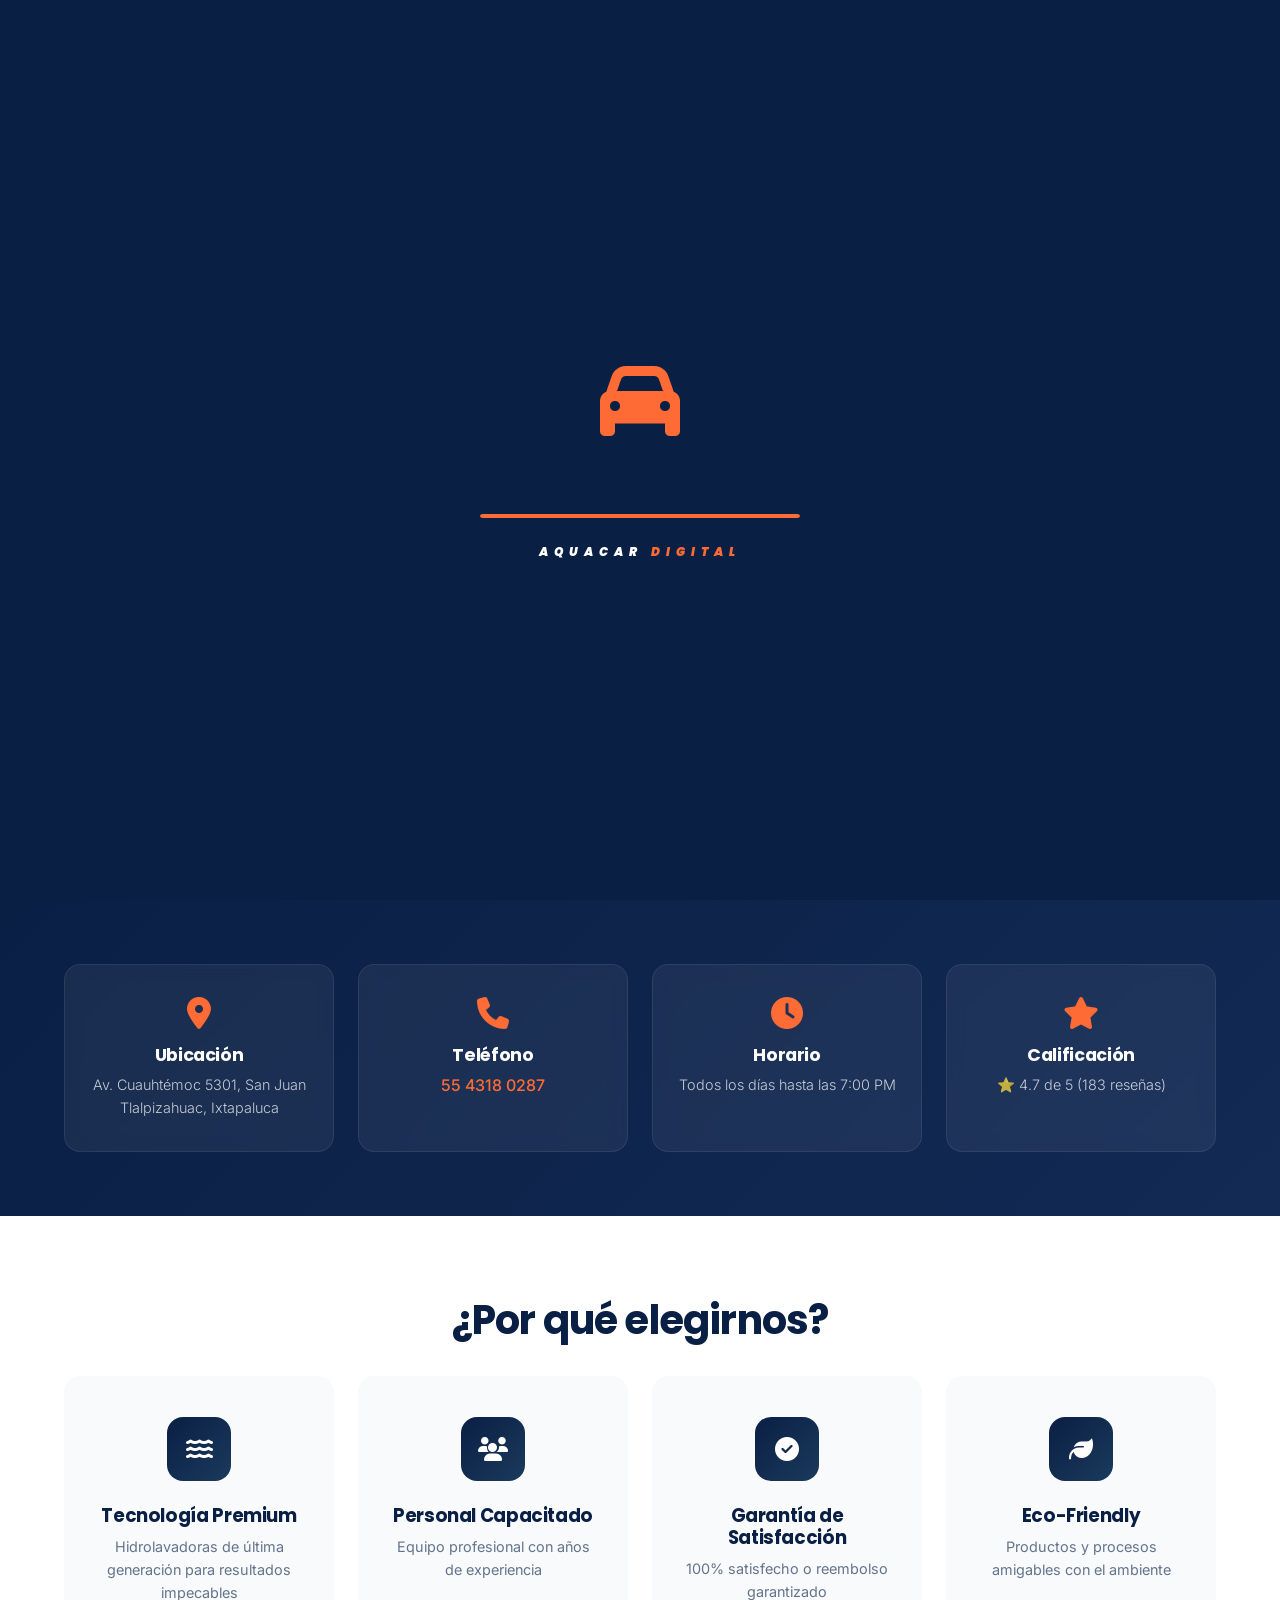
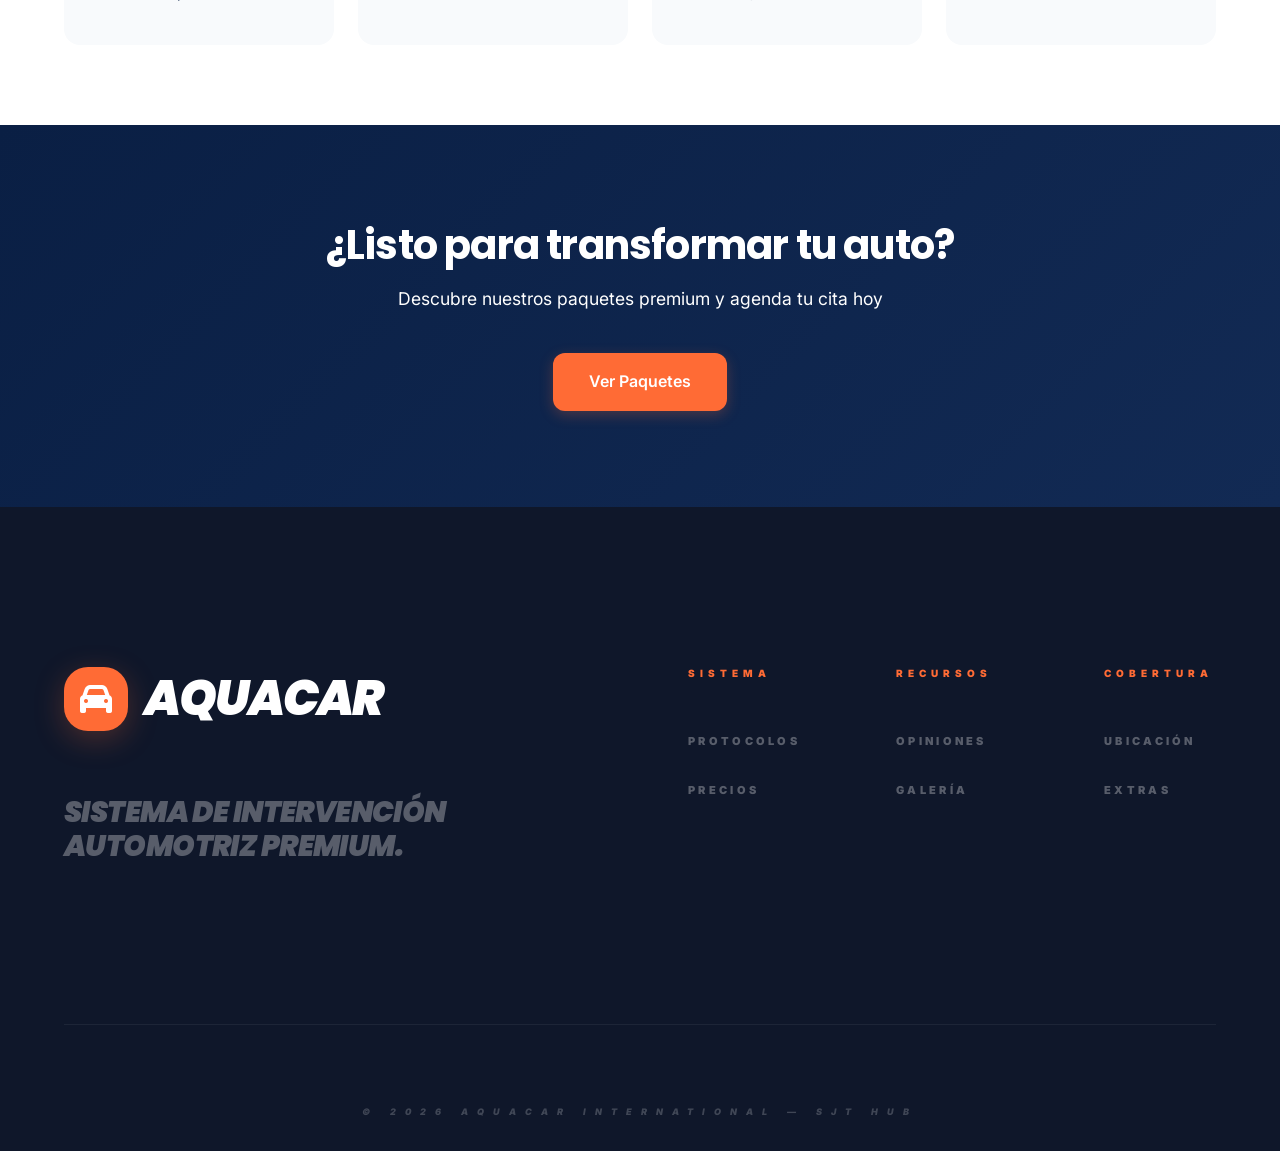
<file: index.html>
<!DOCTYPE html>
<html lang="es">
<head>
    <meta charset="UTF-8">
    <meta name="viewport" content="width=device-width, initial-scale=1.0">
    <meta name="description" content="AQUACAR Autolavados - Servicio profesional de autolavado con tecnología de punta en San Juan Tlalpizahuac, Ixtapaluca">
    <meta name="keywords" content="autolavado, lavado de autos, hidrolavadora, San Juan Tlalpizahuac, Ixtapaluca">
    <title>AQUACAR Autolavados - Inicio | Servicio Profesional de Lavado</title>
    <link rel="stylesheet" href="css/estilos.css">
    <link rel="stylesheet" href="https://cdnjs.cloudflare.com/ajax/libs/font-awesome/6.4.0/css/all.min.css">
    
</head>
<body class="custom-cursor">
    <!-- Loading Screen -->
    <div id="loadingScreen" class="loading-screen">
        <div class="loading-car">
            <i class="fas fa-car"></i>
        </div>
        <div class="loading-bar-container">
            <div class="loading-bar-fill" id="loadingBarFill"></div>
        </div>
        <p class="loading-brand">AQUACAR <span>DIGITAL</span></p>
    </div>

    <!-- Scroll Progress Bar -->
    <div class="scroll-progress" id="scrollProgress"></div>

    <!-- Header/Navegación -->
    <header class="header" id="mainHeader">
        <div class="container">
            <div class="navbar">
                <a href="index.html" class="logo">
                    <div class="logo-icon"><i class="fas fa-car"></i></div>
                    <div class="logo-text">AQUA<span>CAR</span></div>
                </a>

                <!-- Menú de navegación -->
                <nav class="nav-menu" id="navMenu">
                    <a href="index.html" class="nav-link active">Inicio</a>
                    <a href="servicios.html" class="nav-link">Servicios</a>
                    <a href="paquetes.html" class="nav-link">Paquetes</a>
                    <a href="opiniones.html" class="nav-link">Opiniones</a>
                    <a href="galeria.html" class="nav-link">Galería</a>
                    <a href="extras.html" class="nav-link">Cotiza tu servicio</a>
                    <a href="contacto.html" class="nav-link">Contacto</a>
                </nav>

                <div class="nav-actions">
                    <!-- Weather mini -->
                    <div class="weather-mini" id="weatherMini">
                        <i class="fas fa-sun"></i>
                        <span>24°C</span>
                    </div>

                    <!-- Botón Dark Mode -->
                    <button class="theme-toggle" id="themeToggle" title="Cambiar tema">
                        <i class="fas fa-moon"></i>
                    </button>

                    <!-- Menú hamburguesa -->
                    <button class="menu-toggle" id="menuToggle">
                        <span></span>
                        <span></span>
                        <span></span>
                    </button>
                </div>
            </div>
        </div>
    </header>

    <!-- Mobile Fullscreen Menu -->
    <div class="mobile-fullscreen-menu" id="mobileMenu">
        <a href="index.html" class="mobile-menu-link active">Inicio</a>
        <a href="servicios.html" class="mobile-menu-link">Servicios</a>
        <a href="paquetes.html" class="mobile-menu-link">Paquetes</a>
        <a href="opiniones.html" class="mobile-menu-link">Opiniones</a>
        <a href="galeria.html" class="mobile-menu-link">Galería</a>
        <a href="extras.html" class="mobile-menu-link">Extras</a>
        <a href="contacto.html" class="mobile-menu-link">Contacto</a>
    </div>

    <!-- Sección Hero con Video/Imagen -->
    <section class="hero" id="hero">
        <div class="hero-background" style="background-image: url('https://d2xsxph8kpxj0f.cloudfront.net/310519663643512244/hbDWzUPmudCth5Kh98BVHM/aquacar-multipage-hero-V8hsDUnp3LC5xznqzVQG8g.webp');">
            <div class="hero-overlay"></div>
        </div>

        <div class="hero-content">
            <h1 class="hero-title fade-in-up">Innovación y tecnología en autolavado</h1>
            <p class="hero-subtitle fade-in-up" style="animation-delay: 0.2s;">Servicio profesional con las mejores instalaciones y atención personalizada</p>
            
            <div class="hero-buttons fade-in-up" style="animation-delay: 0.4s;">
                <a href="contacto.html" class="btn btn-primary">
                    <i class="fas fa-calendar"></i> Agenda tu lavado
                </a>
                <a href="https://wa.me/5543180287" target="_blank" class="btn btn-secondary">
                    <i class="fab fa-whatsapp"></i> WhatsApp
                </a>
            </div>
        </div>

        <!-- Indicador de scroll -->
        <div class="scroll-indicator">
            <span></span>
        </div>
    </section>

    <!-- Información General -->
    <section class="info-section">
        <div class="container">
            <div class="info-grid">
                <div class="info-card ripple-container">
                    <i class="fas fa-map-marker-alt"></i>
                    <h3>Ubicación</h3>
                    <p>Av. Cuauhtémoc 5301, San Juan Tlalpizahuac, Ixtapaluca</p>
                </div>

                <div class="info-card ripple-container">
                    <i class="fas fa-phone"></i>
                    <h3>Teléfono</h3>
                    <a href="tel:5543180287">55 4318 0287</a>
                </div>

                <div class="info-card ripple-container">
                    <i class="fas fa-clock"></i>
                    <h3>Horario</h3>
                    <p>Todos los días hasta las 7:00 PM</p>
                </div>

                <div class="info-card ripple-container">
                    <i class="fas fa-star"></i>
                    <h3>Calificación</h3>
                    <p>⭐ 4.7 de 5 (183 reseñas)</p>
                </div>
            </div>
        </div>
    </section>

    <!-- Sección de Características Destacadas -->
    <section class="features-section">
        <div class="container">
            <h2 class="section-title animate-on-scroll">¿Por qué elegirnos?</h2>
            <div class="features-grid">
                <div class="feature-card animate-on-scroll">
                    <div class="feature-icon">
                        <i class="fas fa-water"></i>
                    </div>
                    <h3>Tecnología Premium</h3>
                    <p>Hidrolavadoras de última generación para resultados impecables</p>
                </div>

                <div class="feature-card animate-on-scroll">
                    <div class="feature-icon">
                        <i class="fas fa-users"></i>
                    </div>
                    <h3>Personal Capacitado</h3>
                    <p>Equipo profesional con años de experiencia</p>
                </div>

                <div class="feature-card animate-on-scroll">
                    <div class="feature-icon">
                        <i class="fas fa-check-circle"></i>
                    </div>
                    <h3>Garantía de Satisfacción</h3>
                    <p>100% satisfecho o reembolso garantizado</p>
                </div>

                <div class="feature-card animate-on-scroll">
                    <div class="feature-icon">
                        <i class="fas fa-leaf"></i>
                    </div>
                    <h3>Eco-Friendly</h3>
                    <p>Productos y procesos amigables con el ambiente</p>
                </div>
            </div>
        </div>
    </section>

    <!-- CTA Section -->
    <section class="cta-section">
        <div class="container">
            <h2 class="animate-on-scroll">¿Listo para transformar tu auto?</h2>
            <p class="animate-on-scroll">Descubre nuestros paquetes premium y agenda tu cita hoy</p>
            <a href="paquetes.html" class="btn btn-primary btn-large animate-on-scroll">Ver Paquetes</a>
        </div>
    </section>

    <!-- Footer -->
    <footer class="footer">
        <div class="container">
            <div class="footer-content">
                <div class="footer-brand">
                    <a href="index.html" class="logo">
                        <div class="logo-icon"><i class="fas fa-car"></i></div>
                        <div class="logo-text">AQUACAR</div>
                    </a>
                    <p class="footer-tagline">SISTEMA DE INTERVENCIÓN<br>AUTOMOTRIZ PREMIUM.</p>
                </div>

                <div class="footer-links-grid">
                    <div class="footer-section">
                        <h4>Sistema</h4>
                        <ul>
                            <li><a href="servicios.html">Protocolos</a></li>
                            <li><a href="paquetes.html">Precios</a></li>
                        </ul>
                    </div>
                    <div class="footer-section">
                        <h4>Recursos</h4>
                        <ul>
                            <li><a href="opiniones.html">Opiniones</a></li>
                            <li><a href="galeria.html">Galería</a></li>
                        </ul>
                    </div>
                    <div class="footer-section">
                        <h4>Cobertura</h4>
                        <ul>
                            <li><a href="contacto.html">Ubicación</a></li>
                            <li><a href="extras.html">Extras</a></li>
                        </ul>
                    </div>
                </div>
            </div>

            <div class="footer-bottom">
                <p>© 2026 AQUACAR INTERNATIONAL — SJT HUB</p>
            </div>
        </div>
    </footer>

    <!-- Botón flotante de WhatsApp -->
    <a href="https://wa.me/5543180287" target="_blank" class="whatsapp-button ripple-container" title="Contactar por WhatsApp">
        <i class="fab fa-whatsapp"></i>
    </a>

    <script src="js/script.js"></script>
</body>
</html>
</file>
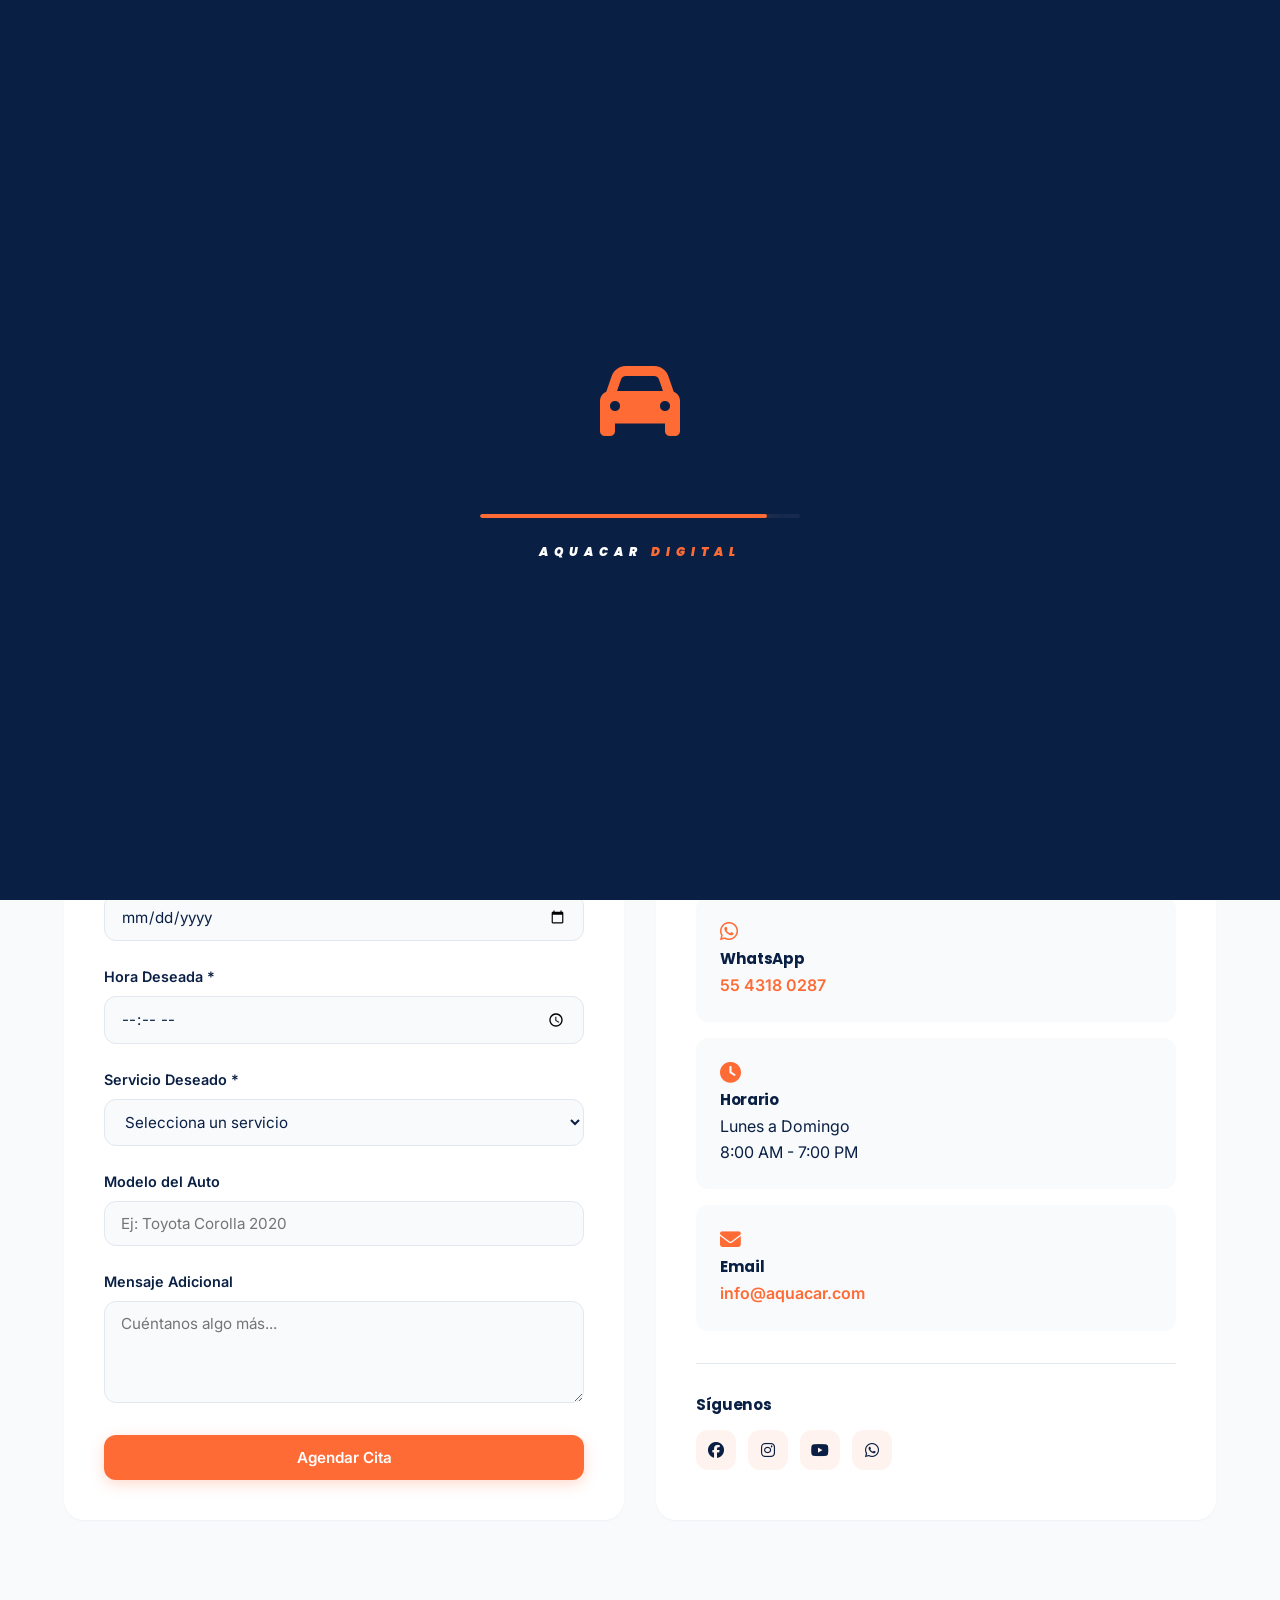
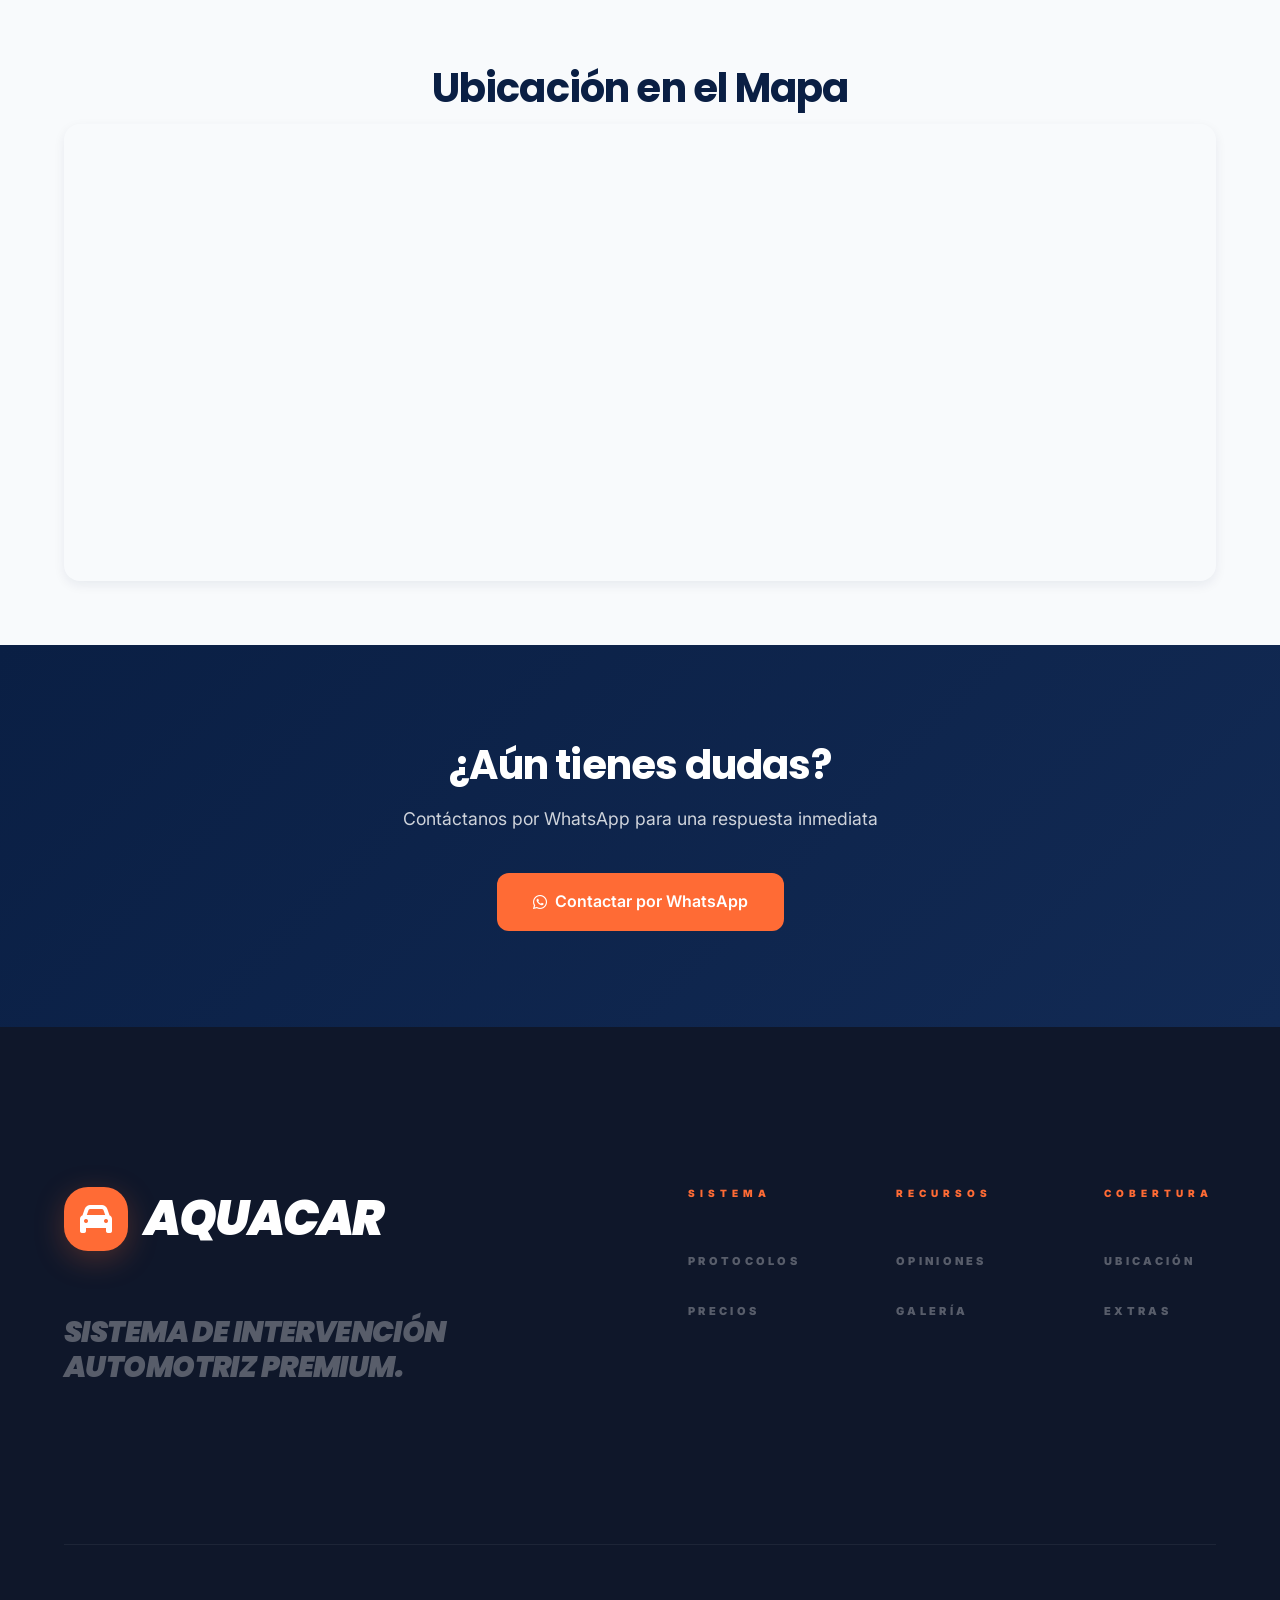
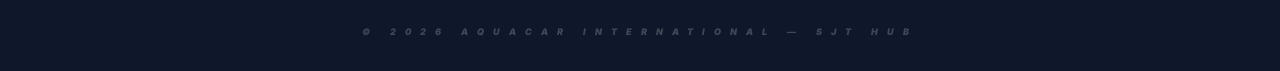
<file: contacto.html>
<!DOCTYPE html>
<html lang="es">
<head>
    <meta charset="UTF-8">
    <meta name="viewport" content="width=device-width, initial-scale=1.0">
    <meta name="description" content="Contacto - AQUACAR Autolavados">
    <title>Contacto | AQUACAR Autolavados</title>
    <link rel="stylesheet" href="css/estilos.css">
    <link rel="stylesheet" href="https://cdnjs.cloudflare.com/ajax/libs/font-awesome/6.4.0/css/all.min.css">
</head>
<body class="custom-cursor">
    <!-- Loading Screen -->
    <div id="loadingScreen" class="loading-screen">
        <div class="loading-car">
            <i class="fas fa-car"></i>
        </div>
        <div class="loading-bar-container">
            <div class="loading-bar-fill" id="loadingBarFill"></div>
        </div>
        <p class="loading-brand">AQUACAR <span>DIGITAL</span></p>
    </div>

    <!-- Scroll Progress Bar -->
    <div class="scroll-progress" id="scrollProgress"></div>

    <!-- Header/Navegación -->
    <header class="header" id="mainHeader">
        <div class="container">
            <div class="navbar">
                <a href="index.html" class="logo">
                    <div class="logo-icon"><i class="fas fa-car"></i></div>
                    <div class="logo-text">AQUA<span>CAR</span></div>
                </a>

                <nav class="nav-menu" id="navMenu">
                    <a href="index.html" class="nav-link">Inicio</a>
                    <a href="servicios.html" class="nav-link">Servicios</a>
                    <a href="paquetes.html" class="nav-link">Paquetes</a>
                    <a href="opiniones.html" class="nav-link">Opiniones</a>
                    <a href="galeria.html" class="nav-link">Galería</a>
                    <a href="extras.html" class="nav-link">Cotiza tu servicio</a>
                    <a href="contacto.html" class="nav-link active">Contacto</a>
                </nav>

                <div class="nav-actions">
                    <div class="weather-mini" id="weatherMini">
                        <i class="fas fa-sun"></i>
                        <span>24°C</span>
                    </div>
                    <button class="theme-toggle" id="themeToggle" title="Cambiar tema">
                        <i class="fas fa-moon"></i>
                    </button>
                    <button class="menu-toggle" id="menuToggle">
                        <span></span>
                        <span></span>
                        <span></span>
                    </button>
                </div>
            </div>
        </div>
    </header>

    <!-- Mobile Fullscreen Menu -->
    <div class="mobile-fullscreen-menu" id="mobileMenu">
        <a href="index.html" class="mobile-menu-link">Inicio</a>
        <a href="servicios.html" class="mobile-menu-link">Servicios</a>
        <a href="paquetes.html" class="mobile-menu-link">Paquetes</a>
        <a href="opiniones.html" class="mobile-menu-link">Opiniones</a>
        <a href="galeria.html" class="mobile-menu-link">Galería</a>
        <a href="extras.html" class="mobile-menu-link">Extras</a>
        <a href="contacto.html" class="mobile-menu-link active">Contacto</a>
    </div>



    <!-- Página Hero -->
    <section class="page-hero">
        <div class="page-hero-background" style="background-image: url('https://d2xsxph8kpxj0f.cloudfront.net/310519663643512244/hbDWzUPmudCth5Kh98BVHM/aquacar-multipage-contact-SNXSytHTFHgbBqoSZYPnan.webp');">
            <div class="page-hero-overlay"></div>
        </div>
        <div class="page-hero-content">
            <h1>Contacto</h1>
            <p>¿Preguntas? Estamos aquí para ayudarte</p>
        </div>
    </section>

    <!-- Contacto -->
    <section class="contact-section">
        <div class="container">
            <div class="contact-grid">
                <!-- Formulario de Citas -->
                <div class="contact-form-container animate-on-scroll">
                    <h2>Agendar Cita</h2>
                    <form id="appointmentForm" class="contact-form" method="POST" action="php/citas.php">
                        <div class="form-group">
                            <label for="name">Nombre Completo *</label>
                            <input type="text" id="name" name="name" required placeholder="Tu nombre">
                        </div>

                        <div class="form-group">
                            <label for="email">Correo Electrónico *</label>
                            <input type="email" id="email" name="email" required placeholder="tu@email.com">
                        </div>

                        <div class="form-group">
                            <label for="phone">Teléfono *</label>
                            <input type="tel" id="phone" name="phone" required placeholder="55 1234 5678">
                        </div>

                        <div class="form-group">
                            <label for="date">Fecha Deseada *</label>
                            <input type="date" id="date" name="date" required>
                        </div>

                        <div class="form-group">
                            <label for="time">Hora Deseada *</label>
                            <input type="time" id="time" name="time" required>
                        </div>

                        <div class="form-group">
                            <label for="service">Servicio Deseado *</label>
                            <select id="service" name="service" required>
                                <option value="">Selecciona un servicio</option>
                                <option value="basico">Básico ($49.99)</option>
                                <option value="detallado">Detallado ($99.99)</option>
                                <option value="encerado">Encerado Premium ($149.99)</option>
                                <option value="aspirado">Aspirado Interior ($79.99)</option>
                            </select>
                        </div>

                        <div class="form-group">
                            <label for="carModel">Modelo del Auto</label>
                            <input type="text" id="carModel" name="carModel" placeholder="Ej: Toyota Corolla 2020">
                        </div>

                        <div class="form-group">
                            <label for="message">Mensaje Adicional</label>
                            <textarea id="message" name="message" rows="4" placeholder="Cuéntanos algo más..."></textarea>
                        </div>

                        <button type="submit" class="btn btn-primary btn-block">Agendar Cita</button>
                    </form>
                </div>

                <!-- Información de Contacto -->
                <div class="contact-info-container animate-on-scroll" style="animation-delay: 0.1s;">
                    <h2>Información de Contacto</h2>

                    <div class="contact-info-card">
                        <i class="fas fa-map-marker-alt"></i>
                        <h3>Ubicación</h3>
                        <p>Av. Cuauhtémoc 5301<br>San Juan Tlalpizahuac<br>Ixtapaluca, Estado de México</p>
                    </div>

                    <div class="contact-info-card">
                        <i class="fas fa-phone"></i>
                        <h3>Teléfono</h3>
                        <a href="tel:5543180287">55 4318 0287</a>
                    </div>

                    <div class="contact-info-card">
                        <i class="fab fa-whatsapp"></i>
                        <h3>WhatsApp</h3>
                        <a href="https://wa.me/5543180287" target="_blank">55 4318 0287</a>
                    </div>

                    <div class="contact-info-card">
                        <i class="fas fa-clock"></i>
                        <h3>Horario</h3>
                        <p>Lunes a Domingo<br>8:00 AM - 7:00 PM</p>
                    </div>

                    <div class="contact-info-card">
                        <i class="fas fa-envelope"></i>
                        <h3>Email</h3>
                        <a href="mailto:info@aquacar.com">info@aquacar.com</a>
                    </div>

                    <div class="social-links-contact">
                        <h3>Síguenos</h3>
                        <div class="social-links">
                            <a href="https://facebook.com" target="_blank" title="Facebook">
                                <i class="fab fa-facebook"></i>
                            </a>
                            <a href="https://instagram.com" target="_blank" title="Instagram">
                                <i class="fab fa-instagram"></i>
                            </a>
                            <a href="https://youtube.com" target="_blank" title="YouTube">
                                <i class="fab fa-youtube"></i>
                            </a>
                            <a href="https://wa.me/5543180287" target="_blank" title="WhatsApp">
                                <i class="fab fa-whatsapp"></i>
                            </a>
                        </div>
                    </div>
                </div>
            </div>
        </div>
    </section>

    <!-- Mapa -->
    <section class="map-section">
        <div class="container">
            <h2 class="section-title">Ubicación en el Mapa</h2>
            <div class="map-container">
                <iframe src="https://www.google.com/maps/embed?pb=!1m18!1m12!1m3!1d3764.5234567890123!2d-98.9876543!3d19.2345678!2m3!1f0!2f0!3f0!3m2!1i1024!2i768!4f13.1!3m3!1m2!1s0x85d1d1d1d1d1d1d1%3A0x1234567890abcdef!2sAv.%20Cuauht%C3%A9moc%205301%2C%20San%20Juan%20Tlalpizahuac!5e0!3m2!1ses!2smx!4v1234567890" width="100%" height="450" style="border:0;" allowfullscreen="" loading="lazy" referrerpolicy="no-referrer-when-downgrade"></iframe>
            </div>
        </div>
    </section>

    <!-- CTA -->
    <section class="cta-section">
        <div class="container">
            <h2>¿Aún tienes dudas?</h2>
            <p>Contáctanos por WhatsApp para una respuesta inmediata</p>
            <a href="https://wa.me/5543180287" target="_blank" class="btn btn-large">
                <i class="fab fa-whatsapp"></i> Contactar por WhatsApp
            </a>
        </div>
    </section>
    <!-- Footer -->
    <footer class="footer">
        <div class="container">
            <div class="footer-content">
                <div class="footer-brand">
                    <a href="index.html" class="logo">
                        <div class="logo-icon"><i class="fas fa-car"></i></div>
                        <div class="logo-text">AQUACAR</div>
                    </a>
                    <p class="footer-tagline">SISTEMA DE INTERVENCIÓN<br>AUTOMOTRIZ PREMIUM.</p>
                </div>

                <div class="footer-links-grid">
                    <div class="footer-section">
                        <h4>Sistema</h4>
                        <ul>
                            <li><a href="servicios.html">Protocolos</a></li>
                            <li><a href="paquetes.html">Precios</a></li>
                        </ul>
                    </div>
                    <div class="footer-section">
                        <h4>Recursos</h4>
                        <ul>
                            <li><a href="opiniones.html">Opiniones</a></li>
                            <li><a href="galeria.html">Galería</a></li>
                        </ul>
                    </div>
                    <div class="footer-section">
                        <h4>Cobertura</h4>
                        <ul>
                            <li><a href="contacto.html">Ubicación</a></li>
                            <li><a href="extras.html">Extras</a></li>
                        </ul>
                    </div>
                </div>
            </div>

            <div class="footer-bottom">
                <p>© 2026 AQUACAR INTERNATIONAL — SJT HUB</p>
            </div>
        </div>
    </footer>

    <!-- Botón flotante de WhatsApp -->
    <a href="https://wa.me/5543180287" target="_blank" class="whatsapp-button ripple-container" title="Contactar por WhatsApp">
        <i class="fab fa-whatsapp"></i>
    </a>

    <script src="js/script.js"></script>
</body>
</html>
</file>
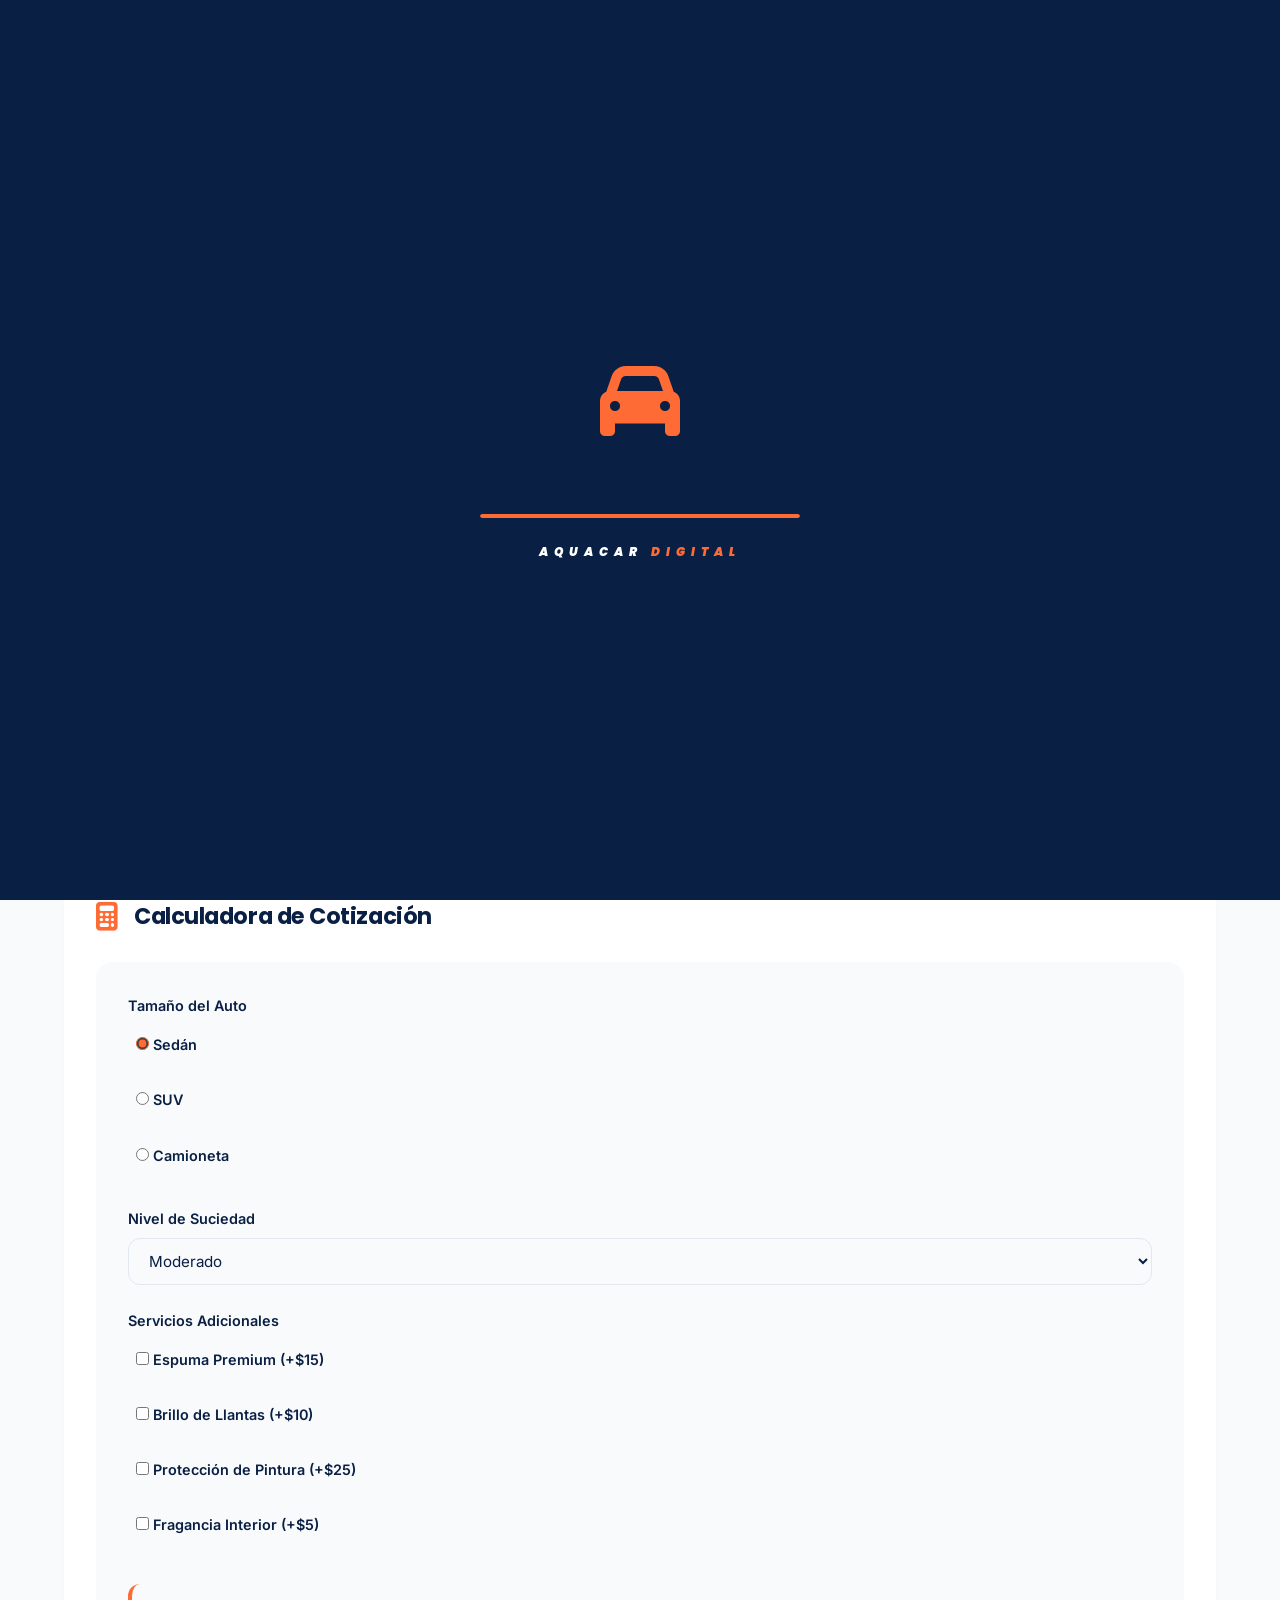
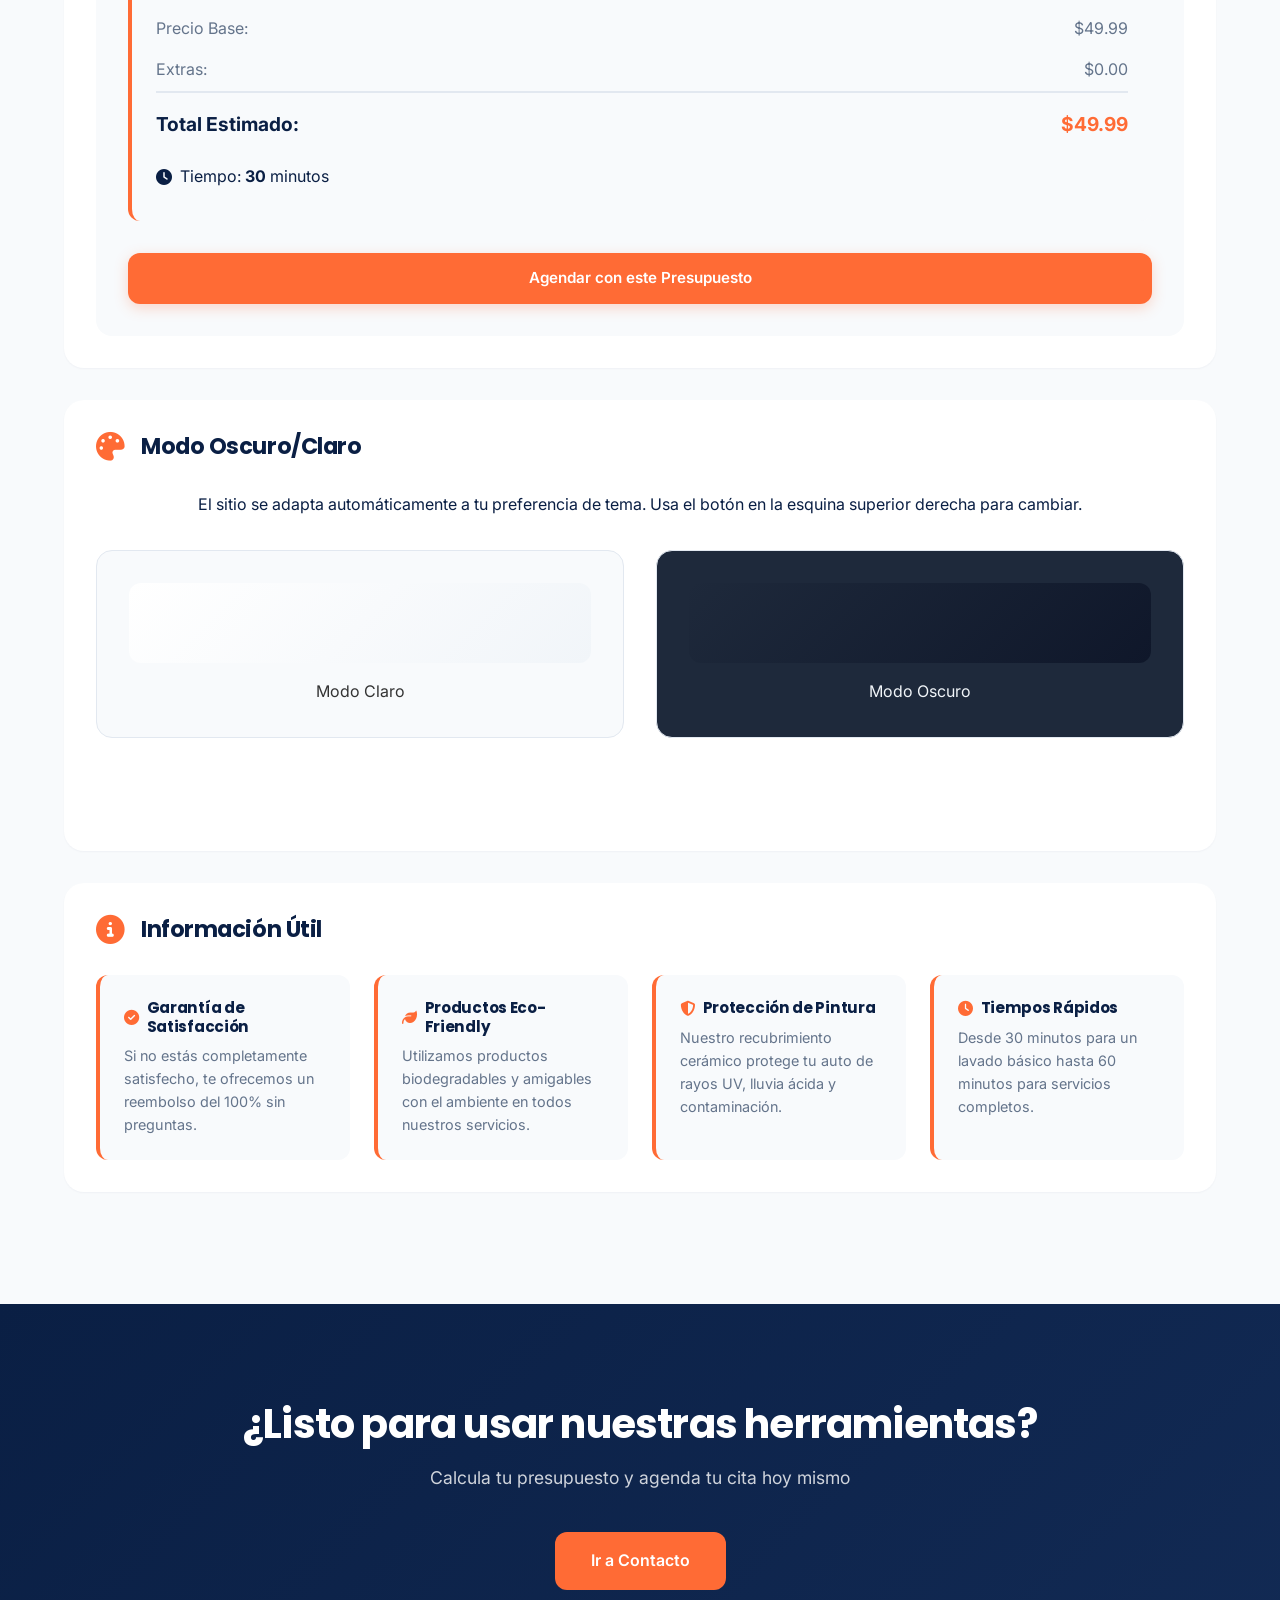
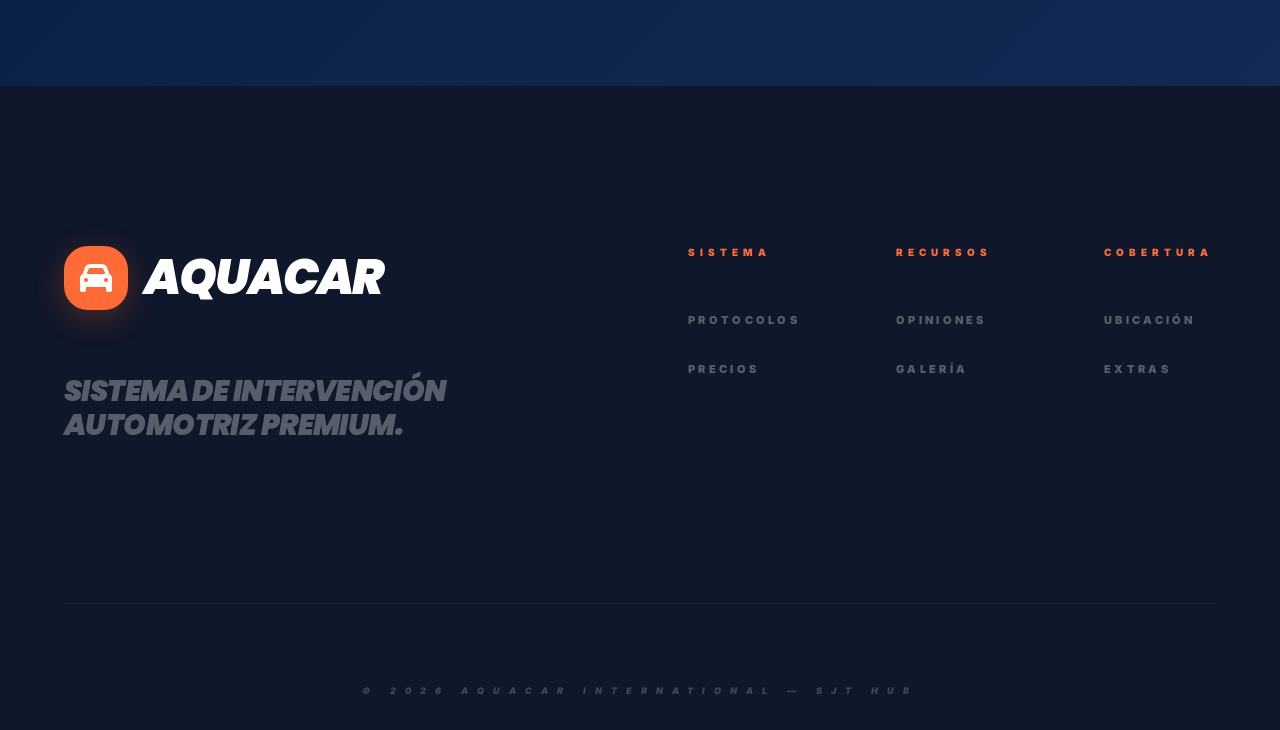
<file: extras.html>
<!DOCTYPE html>
<html lang="es">
<head>
    <meta charset="UTF-8">
    <meta name="viewport" content="width=device-width, initial-scale=1.0">
    <meta name="description" content="Herramientas extras - Calculadora, Clima, Dark Mode">
    <title>Cotiza tu servicio | AQUACAR Autolavados</title>
    <link rel="stylesheet" href="css/estilos.css">
    <link rel="stylesheet" href="https://cdnjs.cloudflare.com/ajax/libs/font-awesome/6.4.0/css/all.min.css">
</head>
<body class="custom-cursor">
    <!-- Loading Screen -->
    <div id="loadingScreen" class="loading-screen">
        <div class="loading-car">
            <i class="fas fa-car"></i>
        </div>
        <div class="loading-bar-container">
            <div class="loading-bar-fill" id="loadingBarFill"></div>
        </div>
        <p class="loading-brand">AQUACAR <span>DIGITAL</span></p>
    </div>

    <!-- Scroll Progress Bar -->
    <div class="scroll-progress" id="scrollProgress"></div>

    <!-- Header/Navegación -->
    <header class="header" id="mainHeader">
        <div class="container">
            <div class="navbar">
                <a href="index.html" class="logo">
                    <div class="logo-icon"><i class="fas fa-car"></i></div>
                    <div class="logo-text">AQUA<span>CAR</span></div>
                </a>

                <nav class="nav-menu" id="navMenu">
                    <a href="index.html" class="nav-link">Inicio</a>
                    <a href="servicios.html" class="nav-link">Servicios</a>
                    <a href="paquetes.html" class="nav-link">Paquetes</a>
                    <a href="opiniones.html" class="nav-link">Opiniones</a>
                    <a href="galeria.html" class="nav-link">Galería</a>
                    <a href="extras.html" class="nav-link active">Cotiza tu servicio</a>
                    <a href="contacto.html" class="nav-link">Contacto</a>
                </nav>

                <div class="nav-actions">
                    <div class="weather-mini" id="weatherMini">
                        <i class="fas fa-sun"></i>
                        <span>24°C</span>
                    </div>
                    <button class="theme-toggle" id="themeToggle" title="Cambiar tema">
                        <i class="fas fa-moon"></i>
                    </button>
                    <button class="menu-toggle" id="menuToggle">
                        <span></span>
                        <span></span>
                        <span></span>
                    </button>
                </div>
            </div>
        </div>
    </header>

    <!-- Mobile Fullscreen Menu -->
    <div class="mobile-fullscreen-menu" id="mobileMenu">
        <a href="index.html" class="mobile-menu-link">Inicio</a>
        <a href="servicios.html" class="mobile-menu-link">Servicios</a>
        <a href="paquetes.html" class="mobile-menu-link">Paquetes</a>
        <a href="opiniones.html" class="mobile-menu-link">Opiniones</a>
        <a href="galeria.html" class="mobile-menu-link">Galería</a>
        <a href="extras.html" class="mobile-menu-link active">Extras</a>
        <a href="contacto.html" class="mobile-menu-link">Contacto</a>
    </div>



    <!-- Página Hero -->
    <section class="page-hero">
        <div class="page-hero-background" style="background: linear-gradient(135deg, #0A1F44 0%, #FF6B35 100%);">
            <div class="page-hero-overlay"></div>
        </div>
        <div class="page-hero-content">
            <h1>Herramientas Extras</h1>
            <p>Calculadora, Clima en Tiempo Real y Más</p>
        </div>
    </section>

    <!-- Contenido de Extras -->
    <section class="extras-section">
        <div class="container">
            <!-- Widget de Clima -->
            <div class="extras-card animate-on-scroll">
                <div class="extras-header">
                    <i class="fas fa-cloud-sun"></i>
                    <h2>Clima en Tiempo Real</h2>
                </div>
                <div class="weather-display">
                    <div class="weather-main">
                        <div class="weather-icon-large">
                            <i class="fas fa-sun"></i>
                        </div>
                        <div class="weather-details">
                            <p class="weather-temp-large">24°C</p>
                            <p class="weather-condition">Soleado</p>
                        </div>
                    </div>
                    <div class="weather-info-grid">
                        <div class="weather-info-item">
                            <i class="fas fa-droplet"></i>
                            <span>Humedad: 65%</span>
                        </div>
                        <div class="weather-info-item">
                            <i class="fas fa-wind"></i>
                            <span>Viento: 12 km/h</span>
                        </div>
                    </div>
                    <p class="weather-message">☀️ Día perfecto para un brillo espejo. ¡Agenda tu lavado ahora!</p>
                </div>
            </div>

            <!-- Calculadora de Cotización -->
            <div class="extras-card animate-on-scroll" style="animation-delay: 0.1s;">
                <div class="extras-header">
                    <i class="fas fa-calculator"></i>
                    <h2>Calculadora de Cotización</h2>
                </div>
                
                <div class="calculator-form">
                    <!-- Tamaño del Auto -->
                    <div class="form-group">
                        <label>Tamaño del Auto</label>
                        <div class="radio-group">
                            <label class="radio-label">
                                <input type="radio" name="carSize" value="sedan" checked>
                                <span>Sedán</span>
                            </label>
                            <label class="radio-label">
                                <input type="radio" name="carSize" value="suv">
                                <span>SUV</span>
                            </label>
                            <label class="radio-label">
                                <input type="radio" name="carSize" value="truck">
                                <span>Camioneta</span>
                            </label>
                        </div>
                    </div>

                    <!-- Nivel de Suciedad -->
                    <div class="form-group">
                        <label>Nivel de Suciedad</label>
                        <select id="dirtLevel" class="form-control">
                            <option value="light">Ligero</option>
                            <option value="moderate" selected>Moderado</option>
                            <option value="dirty">Muy Sucio</option>
                        </select>
                    </div>

                    <!-- Servicios Adicionales -->
                    <div class="form-group">
                        <label>Servicios Adicionales</label>
                        <div class="checkbox-group">
                            <label class="checkbox-label">
                                <input type="checkbox" name="extras" value="premiumFoam" data-price="15">
                                <span>Espuma Premium (+$15)</span>
                            </label>
                            <label class="checkbox-label">
                                <input type="checkbox" name="extras" value="tireShine" data-price="10">
                                <span>Brillo de Llantas (+$10)</span>
                            </label>
                            <label class="checkbox-label">
                                <input type="checkbox" name="extras" value="paintProtection" data-price="25">
                                <span>Protección de Pintura (+$25)</span>
                            </label>
                            <label class="checkbox-label">
                                <input type="checkbox" name="extras" value="fragrance" data-price="5">
                                <span>Fragancia Interior (+$5)</span>
                            </label>
                        </div>
                    </div>

                    <!-- Resultado -->
                    <div class="calculator-result">
                        <div class="result-item">
                            <span>Precio Base:</span>
                            <span id="basePrice">$49.99</span>
                        </div>
                        <div class="result-item">
                            <span>Extras:</span>
                            <span id="extrasPrice">$0.00</span>
                        </div>
                        <div class="result-total">
                            <span>Total Estimado:</span>
                            <span id="totalPrice">$49.99</span>
                        </div>
                        <div class="result-time">
                            <i class="fas fa-clock"></i>
                            <span>Tiempo: <strong id="timeEstimate">30</strong> minutos</span>
                        </div>
                    </div>

                    <a href="contacto.html" class="btn btn-primary btn-block">Agendar con este Presupuesto</a>
                </div>
            </div>

            <!-- Modo Oscuro/Claro -->
            <div class="extras-card animate-on-scroll" style="animation-delay: 0.2s;">
                <div class="extras-header">
                    <i class="fas fa-palette"></i>
                    <h2>Modo Oscuro/Claro</h2>
                </div>
                
                <div class="theme-selector">
                    <p>El sitio se adapta automáticamente a tu preferencia de tema. Usa el botón en la esquina superior derecha para cambiar.</p>
                    
                    <div class="theme-preview">
                        <div class="theme-option light-theme">
                            <div class="theme-preview-box"></div>
                            <p>Modo Claro</p>
                        </div>
                        <div class="theme-option dark-theme">
                            <div class="theme-preview-box"></div>
                            <p>Modo Oscuro</p>
                        </div>
                    </div>

                    <button class="btn btn-secondary" id="toggleThemeDemo">
                        <i class="fas fa-moon"></i> Cambiar Tema
                    </button>
                </div>
            </div>

            <!-- Información Adicional -->
            <div class="extras-card animate-on-scroll" style="animation-delay: 0.3s;">
                <div class="extras-header">
                    <i class="fas fa-info-circle"></i>
                    <h2>Información Útil</h2>
                </div>
                
                <div class="info-list">
                    <div class="info-item">
                        <h3><i class="fas fa-check-circle"></i> Garantía de Satisfacción</h3>
                        <p>Si no estás completamente satisfecho, te ofrecemos un reembolso del 100% sin preguntas.</p>
                    </div>

                    <div class="info-item">
                        <h3><i class="fas fa-leaf"></i> Productos Eco-Friendly</h3>
                        <p>Utilizamos productos biodegradables y amigables con el ambiente en todos nuestros servicios.</p>
                    </div>

                    <div class="info-item">
                        <h3><i class="fas fa-shield-alt"></i> Protección de Pintura</h3>
                        <p>Nuestro recubrimiento cerámico protege tu auto de rayos UV, lluvia ácida y contaminación.</p>
                    </div>

                    <div class="info-item">
                        <h3><i class="fas fa-clock"></i> Tiempos Rápidos</h3>
                        <p>Desde 30 minutos para un lavado básico hasta 60 minutos para servicios completos.</p>
                    </div>
                </div>
            </div>
        </div>
    </section>

    <!-- CTA -->
    <section class="cta-section">
        <div class="container">
            <h2>¿Listo para usar nuestras herramientas?</h2>
            <p>Calcula tu presupuesto y agenda tu cita hoy mismo</p>
            <a href="contacto.html" class="btn btn-large">Ir a Contacto</a>
        </div>
    </section>
    <!-- Footer -->
    <footer class="footer">
        <div class="container">
            <div class="footer-content">
                <div class="footer-brand">
                    <a href="index.html" class="logo">
                        <div class="logo-icon"><i class="fas fa-car"></i></div>
                        <div class="logo-text">AQUACAR</div>
                    </a>
                    <p class="footer-tagline">SISTEMA DE INTERVENCIÓN<br>AUTOMOTRIZ PREMIUM.</p>
                </div>

                <div class="footer-links-grid">
                    <div class="footer-section">
                        <h4>Sistema</h4>
                        <ul>
                            <li><a href="servicios.html">Protocolos</a></li>
                            <li><a href="paquetes.html">Precios</a></li>
                        </ul>
                    </div>
                    <div class="footer-section">
                        <h4>Recursos</h4>
                        <ul>
                            <li><a href="opiniones.html">Opiniones</a></li>
                            <li><a href="galeria.html">Galería</a></li>
                        </ul>
                    </div>
                    <div class="footer-section">
                        <h4>Cobertura</h4>
                        <ul>
                            <li><a href="contacto.html">Ubicación</a></li>
                            <li><a href="extras.html">Extras</a></li>
                        </ul>
                    </div>
                </div>
            </div>

            <div class="footer-bottom">
                <p>© 2026 AQUACAR INTERNATIONAL — SJT HUB</p>
            </div>
        </div>
    </footer>

    <!-- Botón flotante de WhatsApp -->
    <a href="https://wa.me/5543180287" target="_blank" class="whatsapp-button ripple-container" title="Contactar por WhatsApp">
        <i class="fab fa-whatsapp"></i>
    </a>

    <script src="js/script.js"></script>
</body>
</html>
</file>
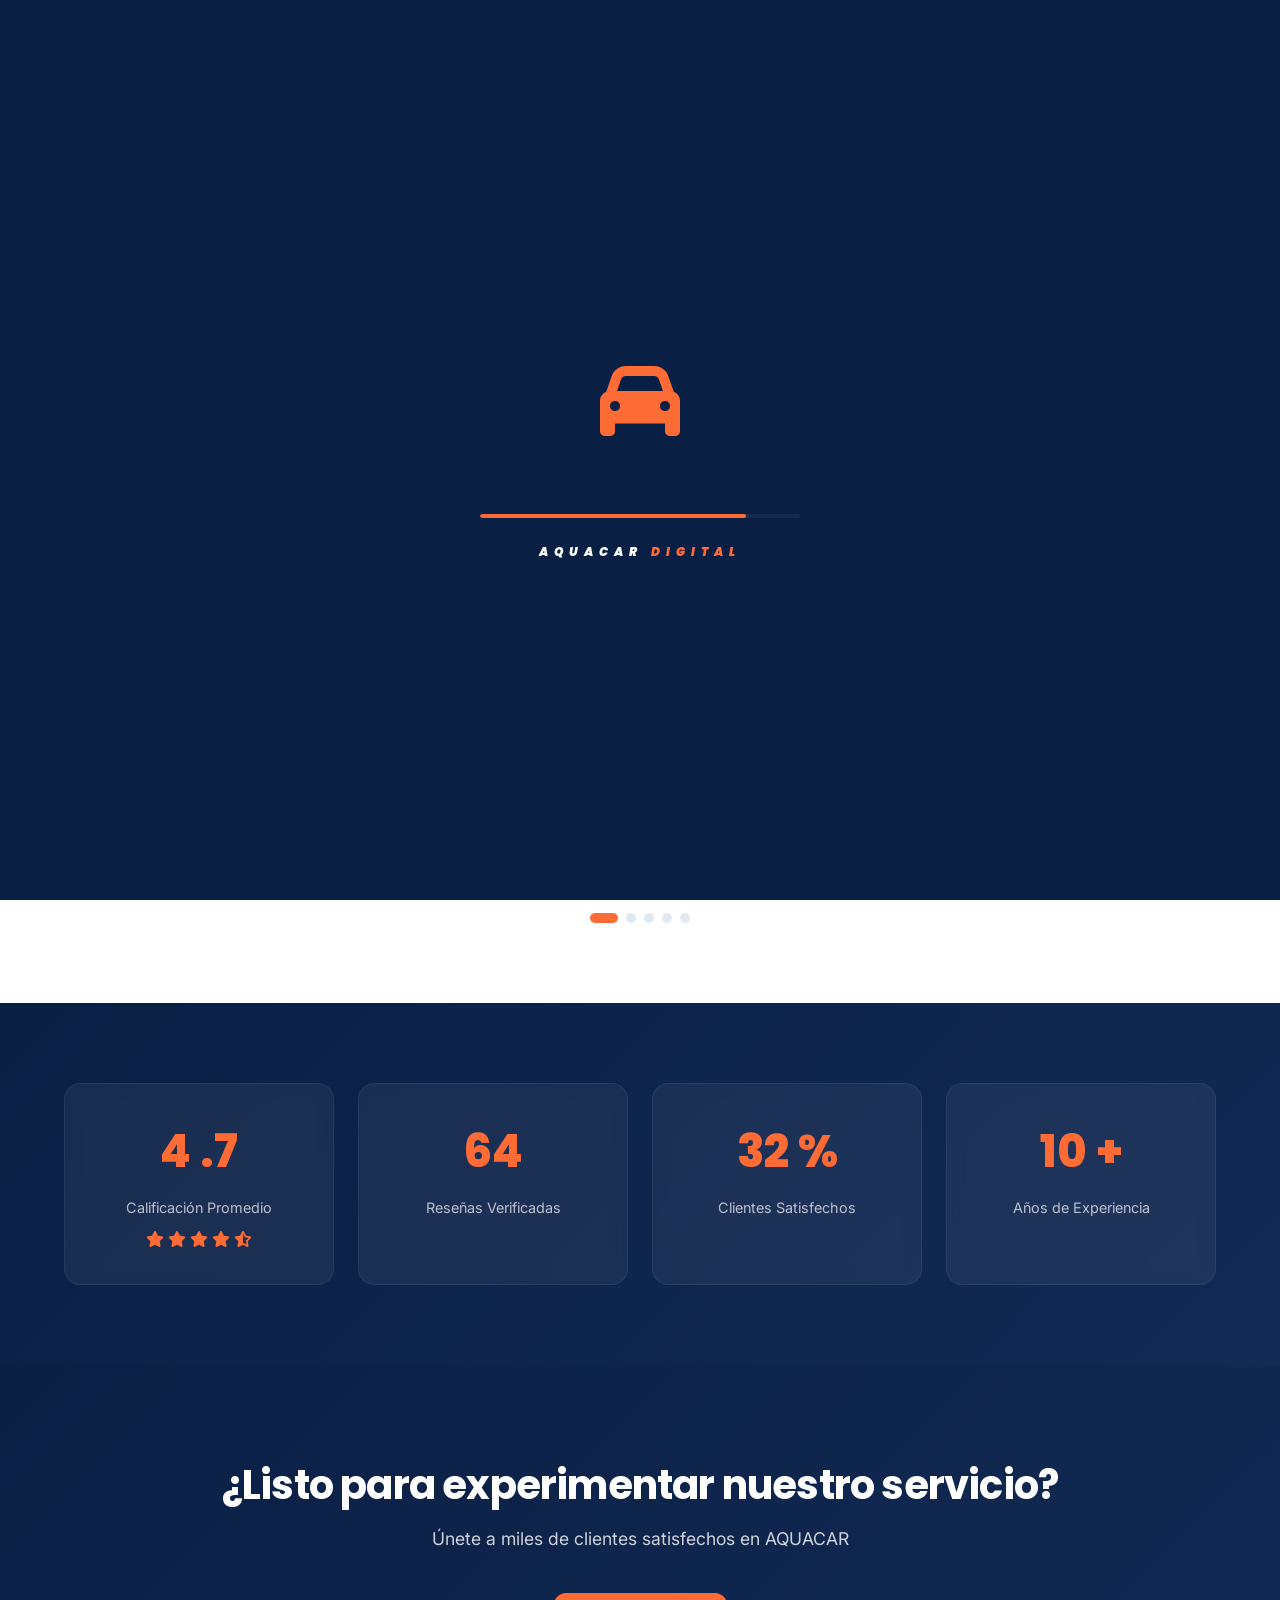
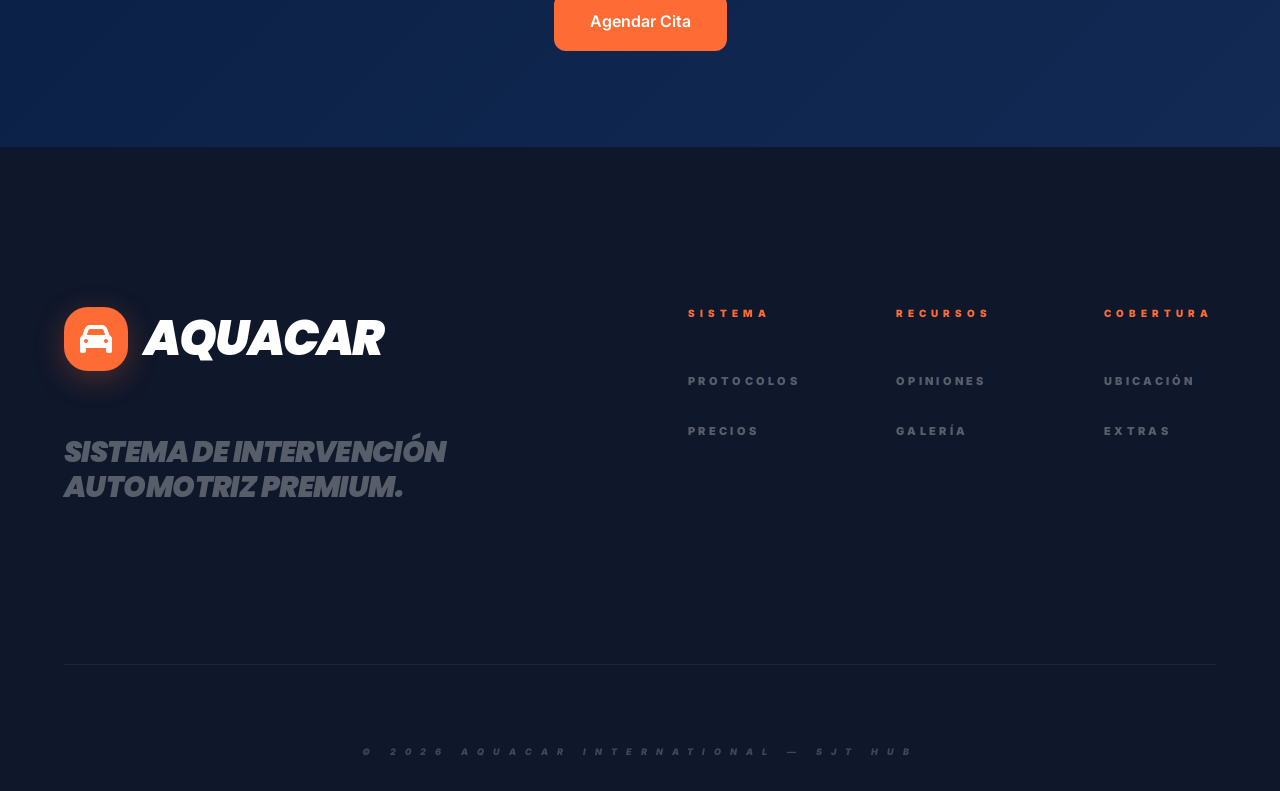
<file: opiniones.html>
<!DOCTYPE html>
<html lang="es">
<head>
    <meta charset="UTF-8">
    <meta name="viewport" content="width=device-width, initial-scale=1.0">
    <meta name="description" content="Opiniones y reseñas de clientes - AQUACAR Autolavados">
    <title>Opiniones | AQUACAR Autolavados</title>
    <link rel="stylesheet" href="css/estilos.css">
    <link rel="stylesheet" href="https://cdnjs.cloudflare.com/ajax/libs/font-awesome/6.4.0/css/all.min.css">
</head>
<body class="custom-cursor">
    <!-- Loading Screen -->
    <div id="loadingScreen" class="loading-screen">
        <div class="loading-car">
            <i class="fas fa-car"></i>
        </div>
        <div class="loading-bar-container">
            <div class="loading-bar-fill" id="loadingBarFill"></div>
        </div>
        <p class="loading-brand">AQUACAR <span>DIGITAL</span></p>
    </div>

    <!-- Scroll Progress Bar -->
    <div class="scroll-progress" id="scrollProgress"></div>

    <!-- Header/Navegación -->
    <header class="header" id="mainHeader">
        <div class="container">
            <div class="navbar">
                <a href="index.html" class="logo">
                    <div class="logo-icon"><i class="fas fa-car"></i></div>
                    <div class="logo-text">AQUA<span>CAR</span></div>
                </a>

                <nav class="nav-menu" id="navMenu">
                    <a href="index.html" class="nav-link">Inicio</a>
                    <a href="servicios.html" class="nav-link">Servicios</a>
                    <a href="paquetes.html" class="nav-link">Paquetes</a>
                    <a href="opiniones.html" class="nav-link active">Opiniones</a>
                    <a href="galeria.html" class="nav-link">Galería</a>
                    <a href="extras.html" class="nav-link">Cotiza tu servicio</a>
                    <a href="contacto.html" class="nav-link">Contacto</a>
                </nav>

                <div class="nav-actions">
                    <div class="weather-mini" id="weatherMini">
                        <i class="fas fa-sun"></i>
                        <span>24°C</span>
                    </div>
                    <button class="theme-toggle" id="themeToggle" title="Cambiar tema">
                        <i class="fas fa-moon"></i>
                    </button>
                    <button class="menu-toggle" id="menuToggle">
                        <span></span>
                        <span></span>
                        <span></span>
                    </button>
                </div>
            </div>
        </div>
    </header>

    <!-- Mobile Fullscreen Menu -->
    <div class="mobile-fullscreen-menu" id="mobileMenu">
        <a href="index.html" class="mobile-menu-link">Inicio</a>
        <a href="servicios.html" class="mobile-menu-link">Servicios</a>
        <a href="paquetes.html" class="mobile-menu-link">Paquetes</a>
        <a href="opiniones.html" class="mobile-menu-link active">Opiniones</a>
        <a href="galeria.html" class="mobile-menu-link">Galería</a>
        <a href="extras.html" class="mobile-menu-link">Extras</a>
        <a href="contacto.html" class="mobile-menu-link">Contacto</a>
    </div>



    <!-- Página Hero -->
    <section class="page-hero">
        <div class="page-hero-background" style="background: linear-gradient(135deg, #0A1F44 0%, #FF6B35 100%);">
            <div class="page-hero-overlay"></div>
        </div>
        <div class="page-hero-content">
            <h1>Opiniones de Clientes</h1>
            <p>⭐ 4.7 de 5 - Basado en 183 reseñas</p>
        </div>
    </section>

    <!-- Carrusel de Opiniones -->
    <section class="reviews-section">
        <div class="container">
            <div class="section-header">
                <h2 class="section-title">Lo que dicen nuestros clientes</h2>
                <p class="section-subtitle">Satisfacción garantizada en cada servicio</p>
            </div>

            <!-- Carrusel -->
            <div class="carousel-container">
                <div class="carousel" id="reviewCarousel">
                    <!-- Review 1 -->
                    <div class="review-card active">
                        <div class="review-header">
                            <div class="review-avatar">👨‍💼</div>
                            <div class="review-info">
                                <h3>Carlos López</h3>
                                <div class="review-rating">
                                    <i class="fas fa-star"></i>
                                    <i class="fas fa-star"></i>
                                    <i class="fas fa-star"></i>
                                    <i class="fas fa-star"></i>
                                    <i class="fas fa-star"></i>
                                </div>
                            </div>
                        </div>
                        <p class="review-text">"Autolavado muy completo, con paquetes variados y buen trato. El servicio premium es excepcional. Volveré cada mes."</p>
                        <span class="review-date">Hace 2 semanas</span>
                    </div>

                    <!-- Review 2 -->
                    <div class="review-card">
                        <div class="review-header">
                            <div class="review-avatar">👩‍💼</div>
                            <div class="review-info">
                                <h3>María García</h3>
                                <div class="review-rating">
                                    <i class="fas fa-star"></i>
                                    <i class="fas fa-star"></i>
                                    <i class="fas fa-star"></i>
                                    <i class="fas fa-star"></i>
                                    <i class="fas fa-star"></i>
                                </div>
                            </div>
                        </div>
                        <p class="review-text">"Instalaciones cómodas y precios justos. Excelente servicio y muy profesionales. Mi auto quedó impecable."</p>
                        <span class="review-date">Hace 1 semana</span>
                    </div>

                    <!-- Review 3 (Negativa) -->
                    <div class="review-card">
                        <div class="review-header">
                            <div class="review-avatar">👨‍💻</div>
                            <div class="review-info">
                                <h3>Juan Rodríguez</h3>
                                <div class="review-rating">
                                    <i class="fas fa-star"></i>
                                    <i class="fas fa-star"></i>
                                    <i class="fas fa-star"></i>
                                    <i class="fas fa-star-half-alt"></i>
                                    <i class="far fa-star"></i>
                                </div>
                            </div>
                        </div>
                        <p class="review-text">"El lavado estuvo bien, pero no aspiraron bien ni aplicaron crema en interiores y llantas como se esperaba. Mejorable."</p>
                        <span class="review-date">Hace 3 días</span>
                    </div>

                    <!-- Review 4 -->
                    <div class="review-card">
                        <div class="review-header">
                            <div class="review-avatar">👩‍🦰</div>
                            <div class="review-info">
                                <h3>Ana Martínez</h3>
                                <div class="review-rating">
                                    <i class="fas fa-star"></i>
                                    <i class="fas fa-star"></i>
                                    <i class="fas fa-star"></i>
                                    <i class="fas fa-star"></i>
                                    <i class="fas fa-star"></i>
                                </div>
                            </div>
                        </div>
                        <p class="review-text">"Mi auto quedó impecable. Muy recomendado, volveré pronto. El equipo es muy atento y profesional."</p>
                        <span class="review-date">Hace 5 días</span>
                    </div>

                    <!-- Review 5 -->
                    <div class="review-card">
                        <div class="review-header">
                            <div class="review-avatar">👨‍🔧</div>
                            <div class="review-info">
                                <h3>Roberto Sánchez</h3>
                                <div class="review-rating">
                                    <i class="fas fa-star"></i>
                                    <i class="fas fa-star"></i>
                                    <i class="fas fa-star"></i>
                                    <i class="fas fa-star"></i>
                                    <i class="fas fa-star"></i>
                                </div>
                            </div>
                        </div>
                        <p class="review-text">"Excelente servicio. El encerado dejó mi auto con un brillo increíble. Definitivamente es el mejor autolavado de la zona."</p>
                        <span class="review-date">Hace 1 día</span>
                    </div>
                </div>

                <!-- Controles del carrusel -->
                <button class="carousel-button prev" id="prevReview">
                    <i class="fas fa-chevron-left"></i>
                </button>
                <button class="carousel-button next" id="nextReview">
                    <i class="fas fa-chevron-right"></i>
                </button>

                <!-- Indicadores -->
                <div class="carousel-indicators" id="reviewIndicators">
                    <button class="indicator active" data-slide="0"></button>
                    <button class="indicator" data-slide="1"></button>
                    <button class="indicator" data-slide="2"></button>
                    <button class="indicator" data-slide="3"></button>
                    <button class="indicator" data-slide="4"></button>
                </div>
            </div>
        </div>
    </section>

    <!-- Estadísticas -->
    <section class="stats-section">
        <div class="container">
            <div class="stats-grid">
                <div class="stat-card animate-on-scroll">
                    <div class="stat-number">4.7</div>
                    <div class="stat-label">Calificación Promedio</div>
                    <div class="stat-stars">
                        <i class="fas fa-star"></i>
                        <i class="fas fa-star"></i>
                        <i class="fas fa-star"></i>
                        <i class="fas fa-star"></i>
                        <i class="fas fa-star-half-alt"></i>
                    </div>
                </div>

                <div class="stat-card animate-on-scroll" style="animation-delay: 0.1s;">
                    <div class="stat-number">183</div>
                    <div class="stat-label">Reseñas Verificadas</div>
                </div>

                <div class="stat-card animate-on-scroll" style="animation-delay: 0.2s;">
                    <div class="stat-number">98%</div>
                    <div class="stat-label">Clientes Satisfechos</div>
                </div>

                <div class="stat-card animate-on-scroll" style="animation-delay: 0.3s;">
                    <div class="stat-number">10+</div>
                    <div class="stat-label">Años de Experiencia</div>
                </div>
            </div>
        </div>
    </section>

    <!-- CTA -->
    <section class="cta-section">
        <div class="container">
            <h2>¿Listo para experimentar nuestro servicio?</h2>
            <p>Únete a miles de clientes satisfechos en AQUACAR</p>
            <a href="contacto.html" class="btn btn-large">Agendar Cita</a>
        </div>
    </section>
    <!-- Footer -->
    <footer class="footer">
        <div class="container">
            <div class="footer-content">
                <div class="footer-brand">
                    <a href="index.html" class="logo">
                        <div class="logo-icon"><i class="fas fa-car"></i></div>
                        <div class="logo-text">AQUACAR</div>
                    </a>
                    <p class="footer-tagline">SISTEMA DE INTERVENCIÓN<br>AUTOMOTRIZ PREMIUM.</p>
                </div>

                <div class="footer-links-grid">
                    <div class="footer-section">
                        <h4>Sistema</h4>
                        <ul>
                            <li><a href="servicios.html">Protocolos</a></li>
                            <li><a href="paquetes.html">Precios</a></li>
                        </ul>
                    </div>
                    <div class="footer-section">
                        <h4>Recursos</h4>
                        <ul>
                            <li><a href="opiniones.html">Opiniones</a></li>
                            <li><a href="galeria.html">Galería</a></li>
                        </ul>
                    </div>
                    <div class="footer-section">
                        <h4>Cobertura</h4>
                        <ul>
                            <li><a href="contacto.html">Ubicación</a></li>
                            <li><a href="extras.html">Extras</a></li>
                        </ul>
                    </div>
                </div>
            </div>

            <div class="footer-bottom">
                <p>© 2026 AQUACAR INTERNATIONAL — SJT HUB</p>
            </div>
        </div>
    </footer>

    <!-- Botón flotante de WhatsApp -->
    <a href="https://wa.me/5543180287" target="_blank" class="whatsapp-button ripple-container" title="Contactar por WhatsApp">
        <i class="fab fa-whatsapp"></i>
    </a>

    <script src="js/script.js"></script>
</body>
</html>
</file>
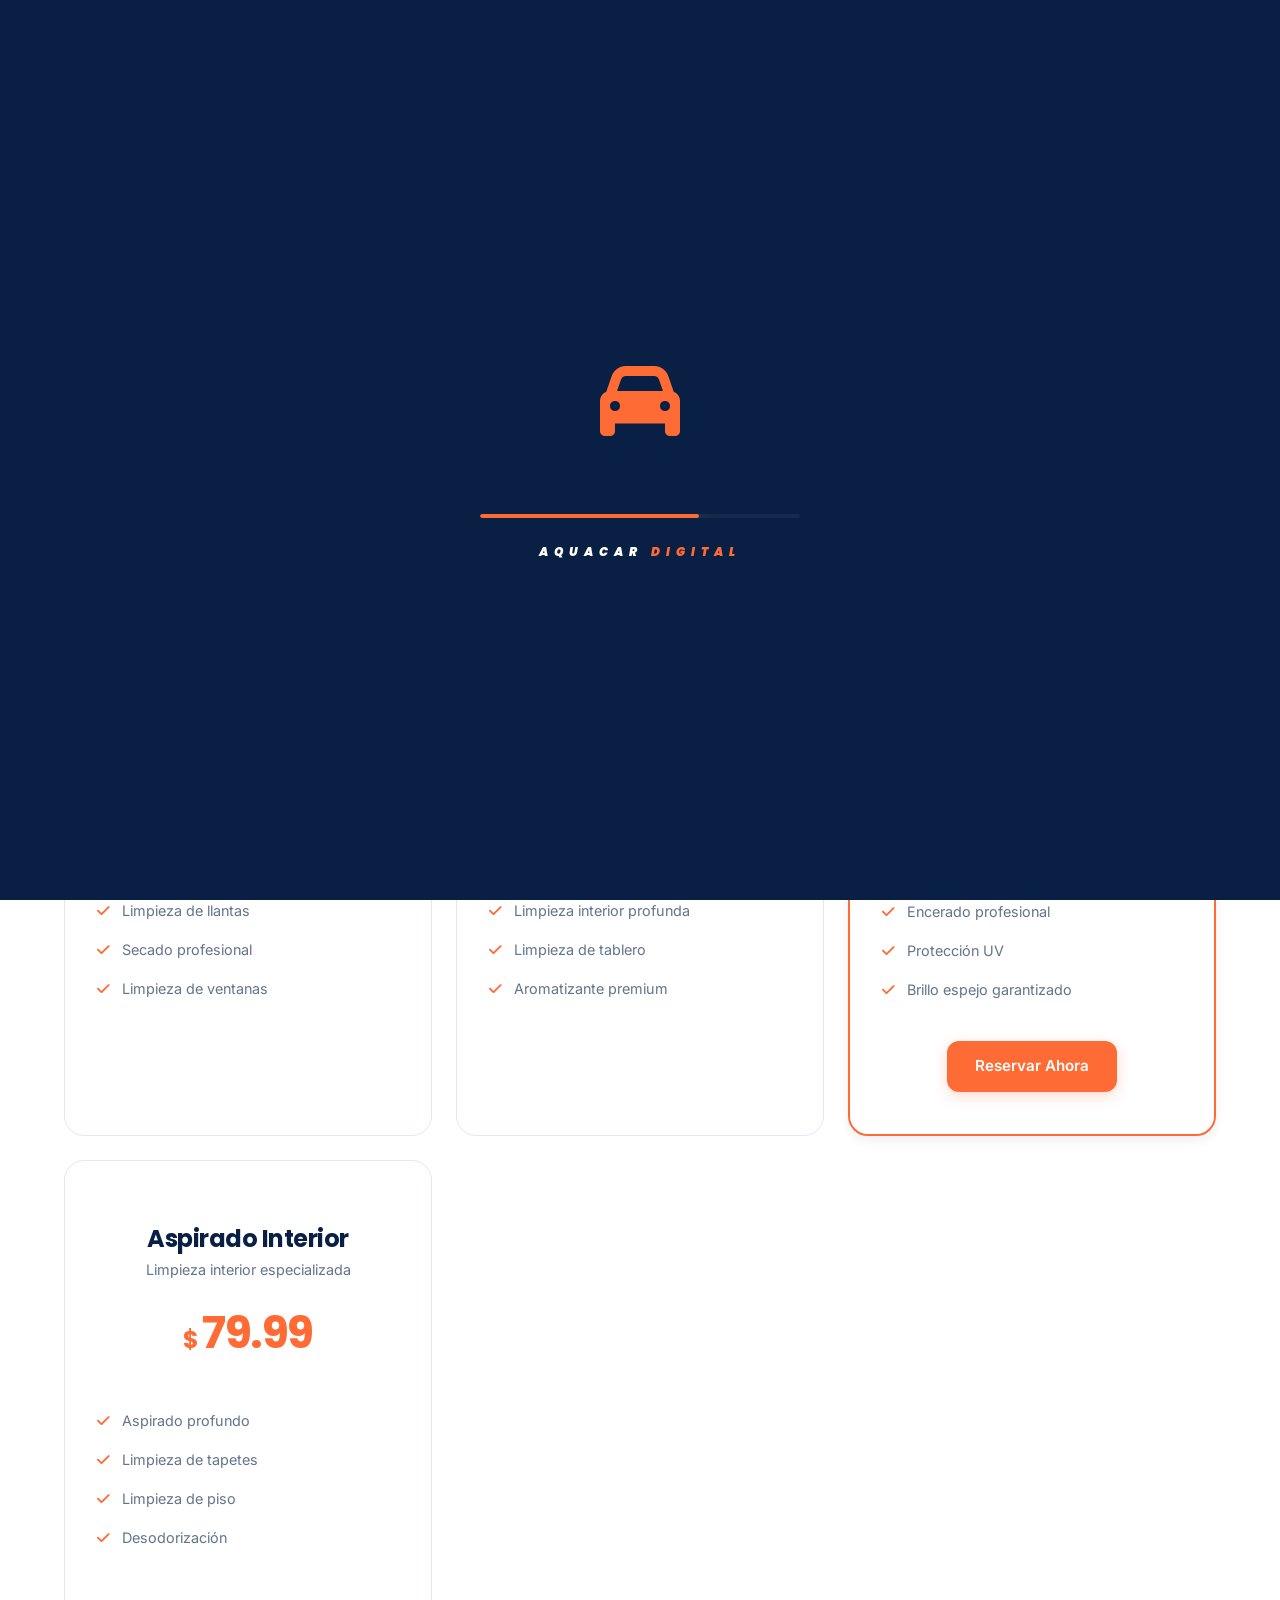
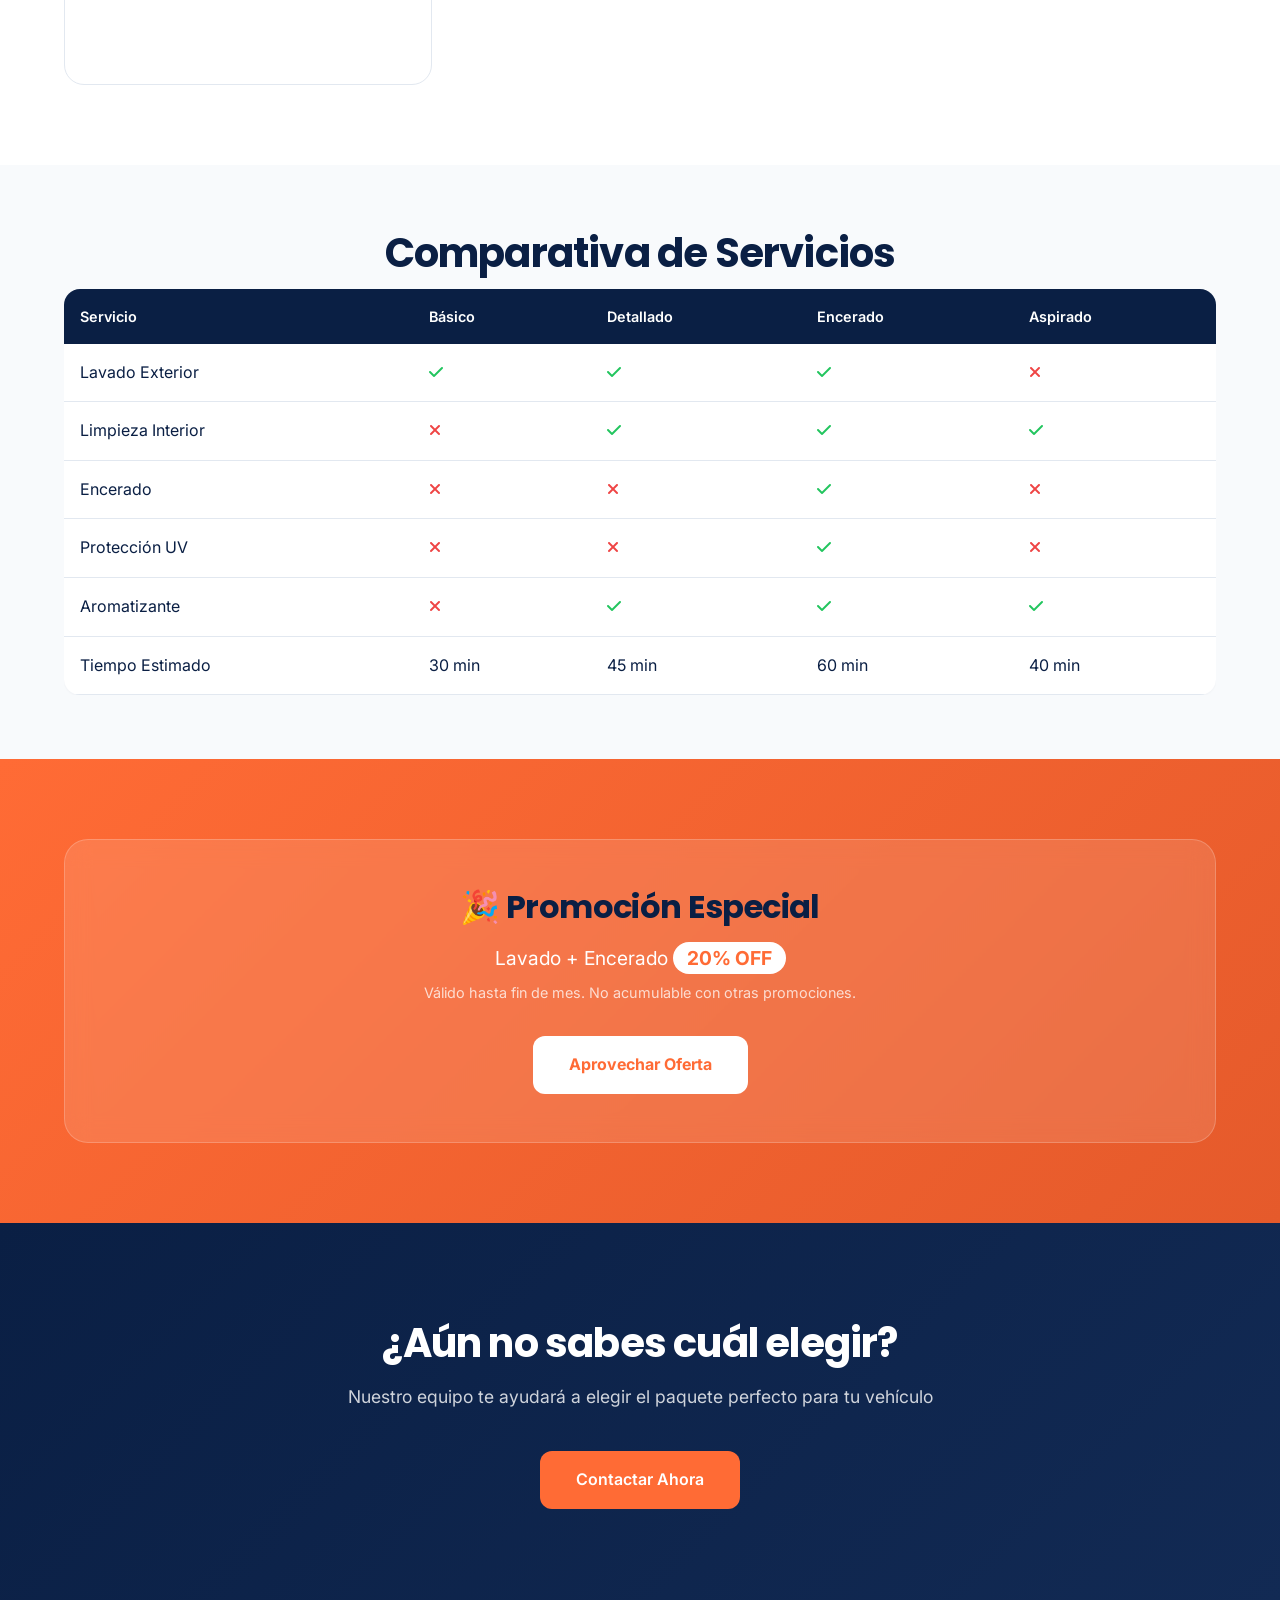
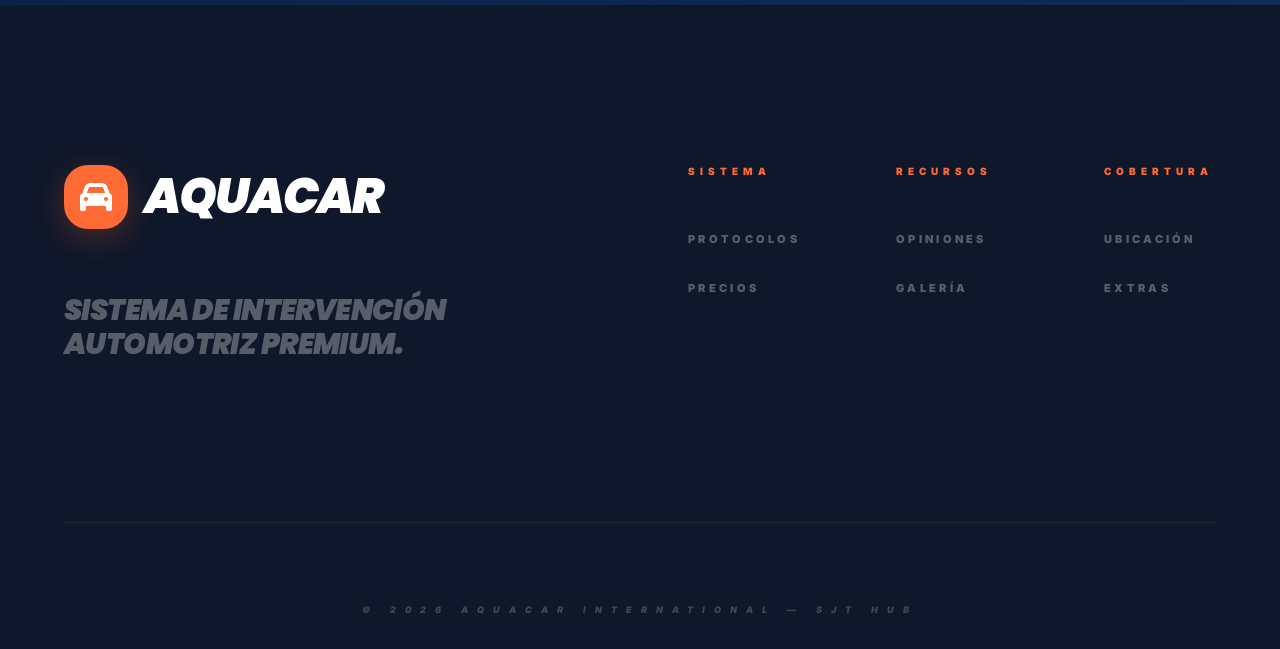
<file: paquetes.html>
<!DOCTYPE html>
<html lang="es">
<head>
    <meta charset="UTF-8">
    <meta name="viewport" content="width=device-width, initial-scale=1.0">
    <meta name="description" content="Paquetes y precios de AQUACAR Autolavados - Tabla comparativa">
    <title>Paquetes y Precios | AQUACAR Autolavados</title>
    <link rel="stylesheet" href="css/estilos.css">
    <link rel="stylesheet" href="https://cdnjs.cloudflare.com/ajax/libs/font-awesome/6.4.0/css/all.min.css">
</head>
<body class="custom-cursor">
    <!-- Loading Screen -->
    <div id="loadingScreen" class="loading-screen">
        <div class="loading-car">
            <i class="fas fa-car"></i>
        </div>
        <div class="loading-bar-container">
            <div class="loading-bar-fill" id="loadingBarFill"></div>
        </div>
        <p class="loading-brand">AQUACAR <span>DIGITAL</span></p>
    </div>

    <!-- Scroll Progress Bar -->
    <div class="scroll-progress" id="scrollProgress"></div>

    <!-- Header/Navegación -->
    <header class="header" id="mainHeader">
        <div class="container">
            <div class="navbar">
                <a href="index.html" class="logo">
                    <div class="logo-icon"><i class="fas fa-car"></i></div>
                    <div class="logo-text">AQUA<span>CAR</span></div>
                </a>

                <nav class="nav-menu" id="navMenu">
                    <a href="index.html" class="nav-link">Inicio</a>
                    <a href="servicios.html" class="nav-link">Servicios</a>
                    <a href="paquetes.html" class="nav-link active">Paquetes</a>
                    <a href="opiniones.html" class="nav-link">Opiniones</a>
                    <a href="galeria.html" class="nav-link">Galería</a>
                    <a href="extras.html" class="nav-link">Cotiza tu servicio</a>
                    <a href="contacto.html" class="nav-link">Contacto</a>
                </nav>

                <div class="nav-actions">
                    <div class="weather-mini" id="weatherMini">
                        <i class="fas fa-sun"></i>
                        <span>24°C</span>
                    </div>
                    <button class="theme-toggle" id="themeToggle" title="Cambiar tema">
                        <i class="fas fa-moon"></i>
                    </button>
                    <button class="menu-toggle" id="menuToggle">
                        <span></span>
                        <span></span>
                        <span></span>
                    </button>
                </div>
            </div>
        </div>
    </header>

    <!-- Mobile Fullscreen Menu -->
    <div class="mobile-fullscreen-menu" id="mobileMenu">
        <a href="index.html" class="mobile-menu-link">Inicio</a>
        <a href="servicios.html" class="mobile-menu-link">Servicios</a>
        <a href="paquetes.html" class="mobile-menu-link active">Paquetes</a>
        <a href="opiniones.html" class="mobile-menu-link">Opiniones</a>
        <a href="galeria.html" class="mobile-menu-link">Galería</a>
        <a href="extras.html" class="mobile-menu-link">Extras</a>
        <a href="contacto.html" class="mobile-menu-link">Contacto</a>
    </div>



    <!-- Página Hero -->
    <section class="page-hero">
        <div class="page-hero-background" style="background-image: url('https://d2xsxph8kpxj0f.cloudfront.net/310519663643512244/hbDWzUPmudCth5Kh98BVHM/aquacar-multipage-packages-DsX52vJtPe2Hje8SqRBcD7.webp');">
            <div class="page-hero-overlay"></div>
        </div>
        <div class="page-hero-content">
            <h1>Paquetes y Precios</h1>
            <p>Elige el paquete que mejor se adapte a tus necesidades</p>
        </div>
    </section>

    <!-- Paquetes -->
    <section class="packages-section">
        <div class="container">
            <div class="section-header">
                <h2 class="section-title">Nuestros Paquetes Premium</h2>
                <p class="section-subtitle">Todos incluyen garantía de satisfacción 100%</p>
            </div>

            <!-- Grid de Paquetes -->
            <div class="packages-grid">
                <!-- Paquete Básico -->
                <div class="package-card animate-on-scroll">
                    <div class="package-badge">Popular</div>
                    <h3 class="package-name">Básico</h3>
                    <p class="package-description">Esencial para un brillo diario</p>
                    <div class="package-price">
                        <span class="currency">$</span>
                        <span class="amount">49.99</span>
                    </div>
                    <ul class="package-features">
                        <li><i class="fas fa-check"></i> Lavado exterior completo</li>
                        <li><i class="fas fa-check"></i> Limpieza de llantas</li>
                        <li><i class="fas fa-check"></i> Secado profesional</li>
                        <li><i class="fas fa-check"></i> Limpieza de ventanas</li>
                    </ul>
                    <a href="contacto.html" class="btn btn-secondary">Reservar Ahora</a>
                </div>

                <!-- Paquete Detallado -->
                <div class="package-card animate-on-scroll" style="animation-delay: 0.1s;">
                    <h3 class="package-name">Detallado</h3>
                    <p class="package-description">Limpieza profunda completa</p>
                    <div class="package-price">
                        <span class="currency">$</span>
                        <span class="amount">99.99</span>
                    </div>
                    <ul class="package-features">
                        <li><i class="fas fa-check"></i> Todo incluido en Básico</li>
                        <li><i class="fas fa-check"></i> Limpieza interior profunda</li>
                        <li><i class="fas fa-check"></i> Limpieza de tablero</li>
                        <li><i class="fas fa-check"></i> Aromatizante premium</li>
                    </ul>
                    <a href="contacto.html" class="btn btn-secondary">Reservar Ahora</a>
                </div>

                <!-- Paquete Encerado (Destacado) -->
                <div class="package-card featured animate-on-scroll" style="animation-delay: 0.2s;">
                    <div class="package-badge featured-badge">
                        <i class="fas fa-star"></i> MÁS POPULAR
                    </div>
                    <h3 class="package-name">Encerado Premium</h3>
                    <p class="package-description">Protección y brillo duradero</p>
                    <div class="package-price">
                        <span class="currency">$</span>
                        <span class="amount">149.99</span>
                    </div>
                    <ul class="package-features">
                        <li><i class="fas fa-check"></i> Todo incluido en Detallado</li>
                        <li><i class="fas fa-check"></i> Encerado profesional</li>
                        <li><i class="fas fa-check"></i> Protección UV</li>
                        <li><i class="fas fa-check"></i> Brillo espejo garantizado</li>
                    </ul>
                    <a href="contacto.html" class="btn btn-primary">Reservar Ahora</a>
                </div>

                <!-- Paquete Aspirado Interior -->
                <div class="package-card animate-on-scroll" style="animation-delay: 0.3s;">
                    <h3 class="package-name">Aspirado Interior</h3>
                    <p class="package-description">Limpieza interior especializada</p>
                    <div class="package-price">
                        <span class="currency">$</span>
                        <span class="amount">79.99</span>
                    </div>
                    <ul class="package-features">
                        <li><i class="fas fa-check"></i> Aspirado profundo</li>
                        <li><i class="fas fa-check"></i> Limpieza de tapetes</li>
                        <li><i class="fas fa-check"></i> Limpieza de piso</li>
                        <li><i class="fas fa-check"></i> Desodorización</li>
                    </ul>
                    <a href="contacto.html" class="btn btn-secondary">Reservar Ahora</a>
                </div>
            </div>
        </div>
    </section>

    <!-- Tabla Comparativa -->
    <section class="comparison-section">
        <div class="container">
            <h2 class="section-title">Comparativa de Servicios</h2>
            <div class="table-responsive">
                <table class="comparison-table">
                    <thead>
                        <tr>
                            <th>Servicio</th>
                            <th>Básico</th>
                            <th>Detallado</th>
                            <th>Encerado</th>
                            <th>Aspirado</th>
                        </tr>
                    </thead>
                    <tbody>
                        <tr>
                            <td>Lavado Exterior</td>
                            <td><i class="fas fa-check text-success"></i></td>
                            <td><i class="fas fa-check text-success"></i></td>
                            <td><i class="fas fa-check text-success"></i></td>
                            <td><i class="fas fa-times text-danger"></i></td>
                        </tr>
                        <tr>
                            <td>Limpieza Interior</td>
                            <td><i class="fas fa-times text-danger"></i></td>
                            <td><i class="fas fa-check text-success"></i></td>
                            <td><i class="fas fa-check text-success"></i></td>
                            <td><i class="fas fa-check text-success"></i></td>
                        </tr>
                        <tr>
                            <td>Encerado</td>
                            <td><i class="fas fa-times text-danger"></i></td>
                            <td><i class="fas fa-times text-danger"></i></td>
                            <td><i class="fas fa-check text-success"></i></td>
                            <td><i class="fas fa-times text-danger"></i></td>
                        </tr>
                        <tr>
                            <td>Protección UV</td>
                            <td><i class="fas fa-times text-danger"></i></td>
                            <td><i class="fas fa-times text-danger"></i></td>
                            <td><i class="fas fa-check text-success"></i></td>
                            <td><i class="fas fa-times text-danger"></i></td>
                        </tr>
                        <tr>
                            <td>Aromatizante</td>
                            <td><i class="fas fa-times text-danger"></i></td>
                            <td><i class="fas fa-check text-success"></i></td>
                            <td><i class="fas fa-check text-success"></i></td>
                            <td><i class="fas fa-check text-success"></i></td>
                        </tr>
                        <tr>
                            <td>Tiempo Estimado</td>
                            <td>30 min</td>
                            <td>45 min</td>
                            <td>60 min</td>
                            <td>40 min</td>
                        </tr>
                    </tbody>
                </table>
            </div>
        </div>
    </section>

    <!-- Promoción -->
    <section class="promotion-section">
        <div class="container">
            <div class="promotion-card">
                <h2>🎉 Promoción Especial</h2>
                <p>Lavado + Encerado <span class="discount-badge">20% OFF</span></p>
                <p class="promotion-subtitle">Válido hasta fin de mes. No acumulable con otras promociones.</p>
                <a href="contacto.html" class="btn btn-large">Aprovechar Oferta</a>
            </div>
        </div>
    </section>

    <!-- CTA -->
    <section class="cta-section">
        <div class="container">
            <h2>¿Aún no sabes cuál elegir?</h2>
            <p>Nuestro equipo te ayudará a elegir el paquete perfecto para tu vehículo</p>
            <a href="contacto.html" class="btn btn-large">Contactar Ahora</a>
        </div>
    </section>
    <!-- Footer -->
    <footer class="footer">
        <div class="container">
            <div class="footer-content">
                <div class="footer-brand">
                    <a href="index.html" class="logo">
                        <div class="logo-icon"><i class="fas fa-car"></i></div>
                        <div class="logo-text">AQUACAR</div>
                    </a>
                    <p class="footer-tagline">SISTEMA DE INTERVENCIÓN<br>AUTOMOTRIZ PREMIUM.</p>
                </div>

                <div class="footer-links-grid">
                    <div class="footer-section">
                        <h4>Sistema</h4>
                        <ul>
                            <li><a href="servicios.html">Protocolos</a></li>
                            <li><a href="paquetes.html">Precios</a></li>
                        </ul>
                    </div>
                    <div class="footer-section">
                        <h4>Recursos</h4>
                        <ul>
                            <li><a href="opiniones.html">Opiniones</a></li>
                            <li><a href="galeria.html">Galería</a></li>
                        </ul>
                    </div>
                    <div class="footer-section">
                        <h4>Cobertura</h4>
                        <ul>
                            <li><a href="contacto.html">Ubicación</a></li>
                            <li><a href="extras.html">Extras</a></li>
                        </ul>
                    </div>
                </div>
            </div>

            <div class="footer-bottom">
                <p>© 2026 AQUACAR INTERNATIONAL — SJT HUB</p>
            </div>
        </div>
    </footer>

    <!-- Botón flotante de WhatsApp -->
    <a href="https://wa.me/5543180287" target="_blank" class="whatsapp-button ripple-container" title="Contactar por WhatsApp">
        <i class="fab fa-whatsapp"></i>
    </a>

    <script src="js/script.js"></script>
</body>
</html>
</file>
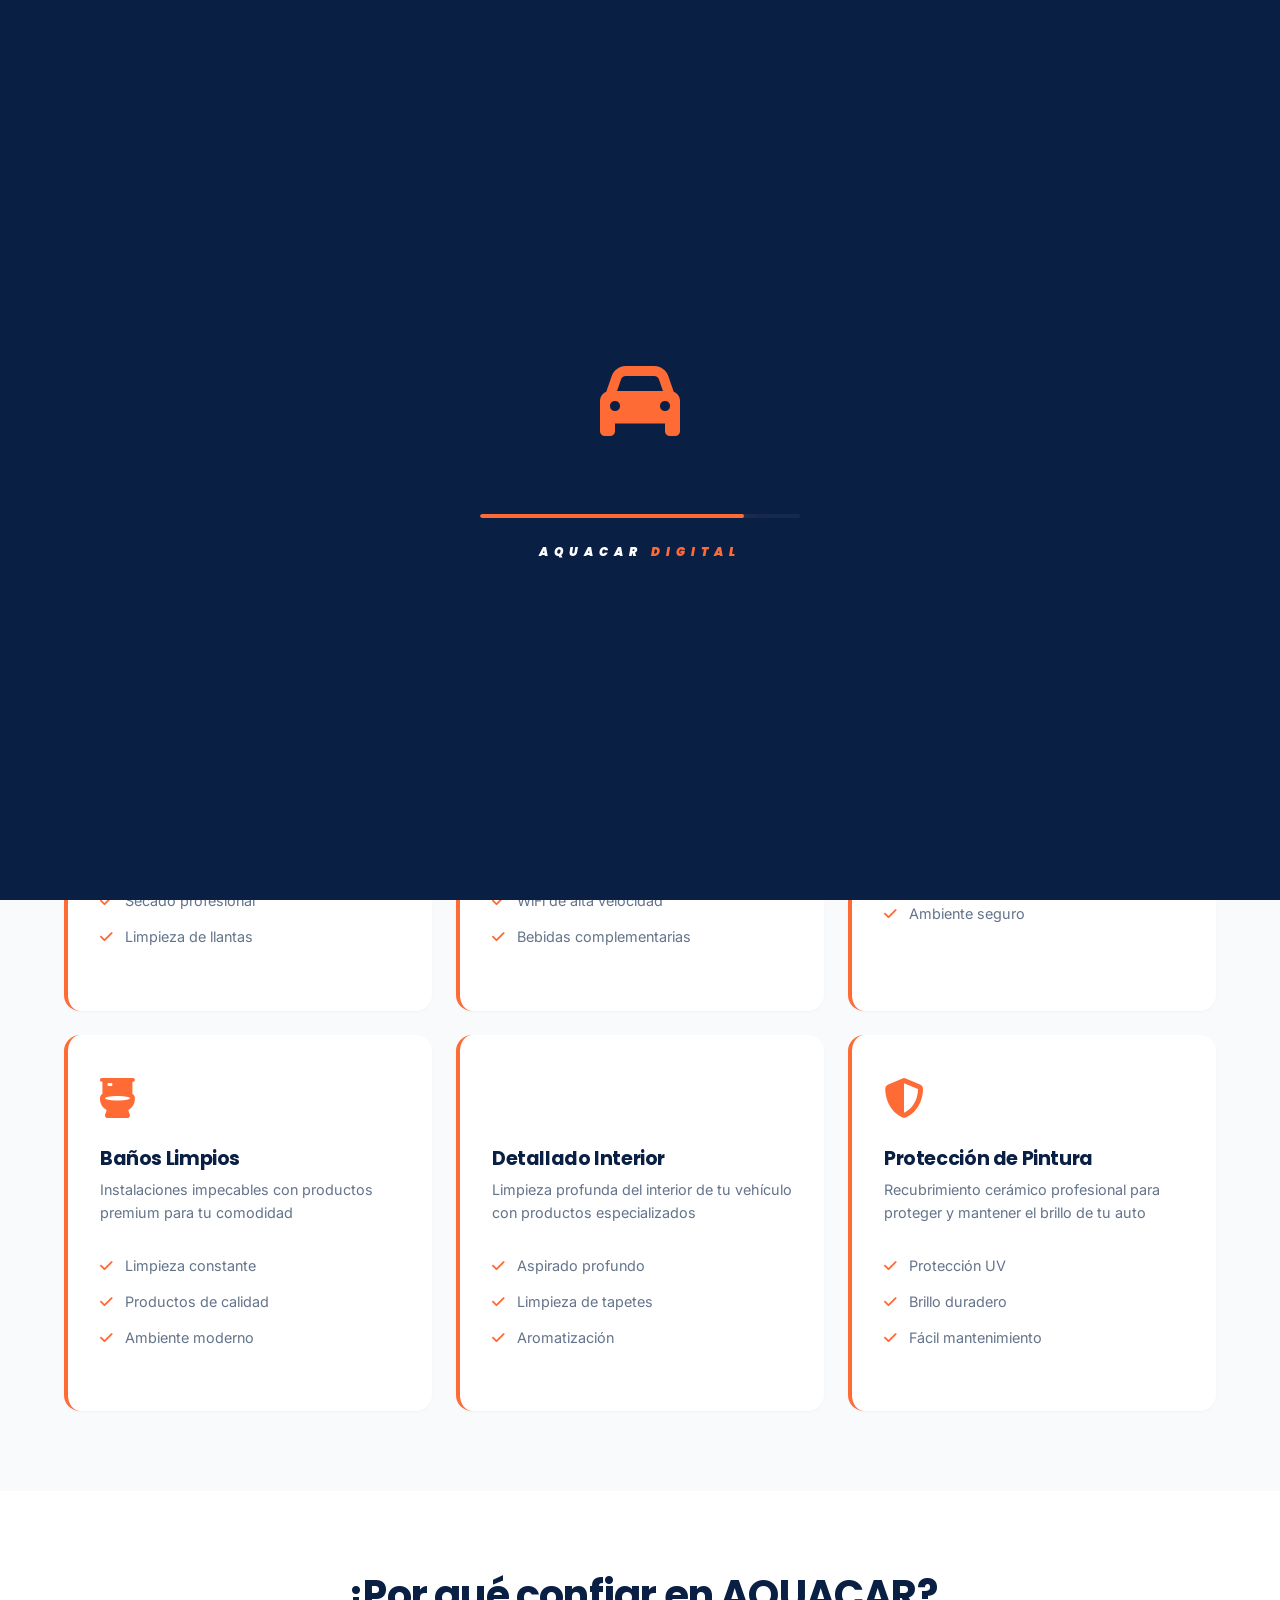
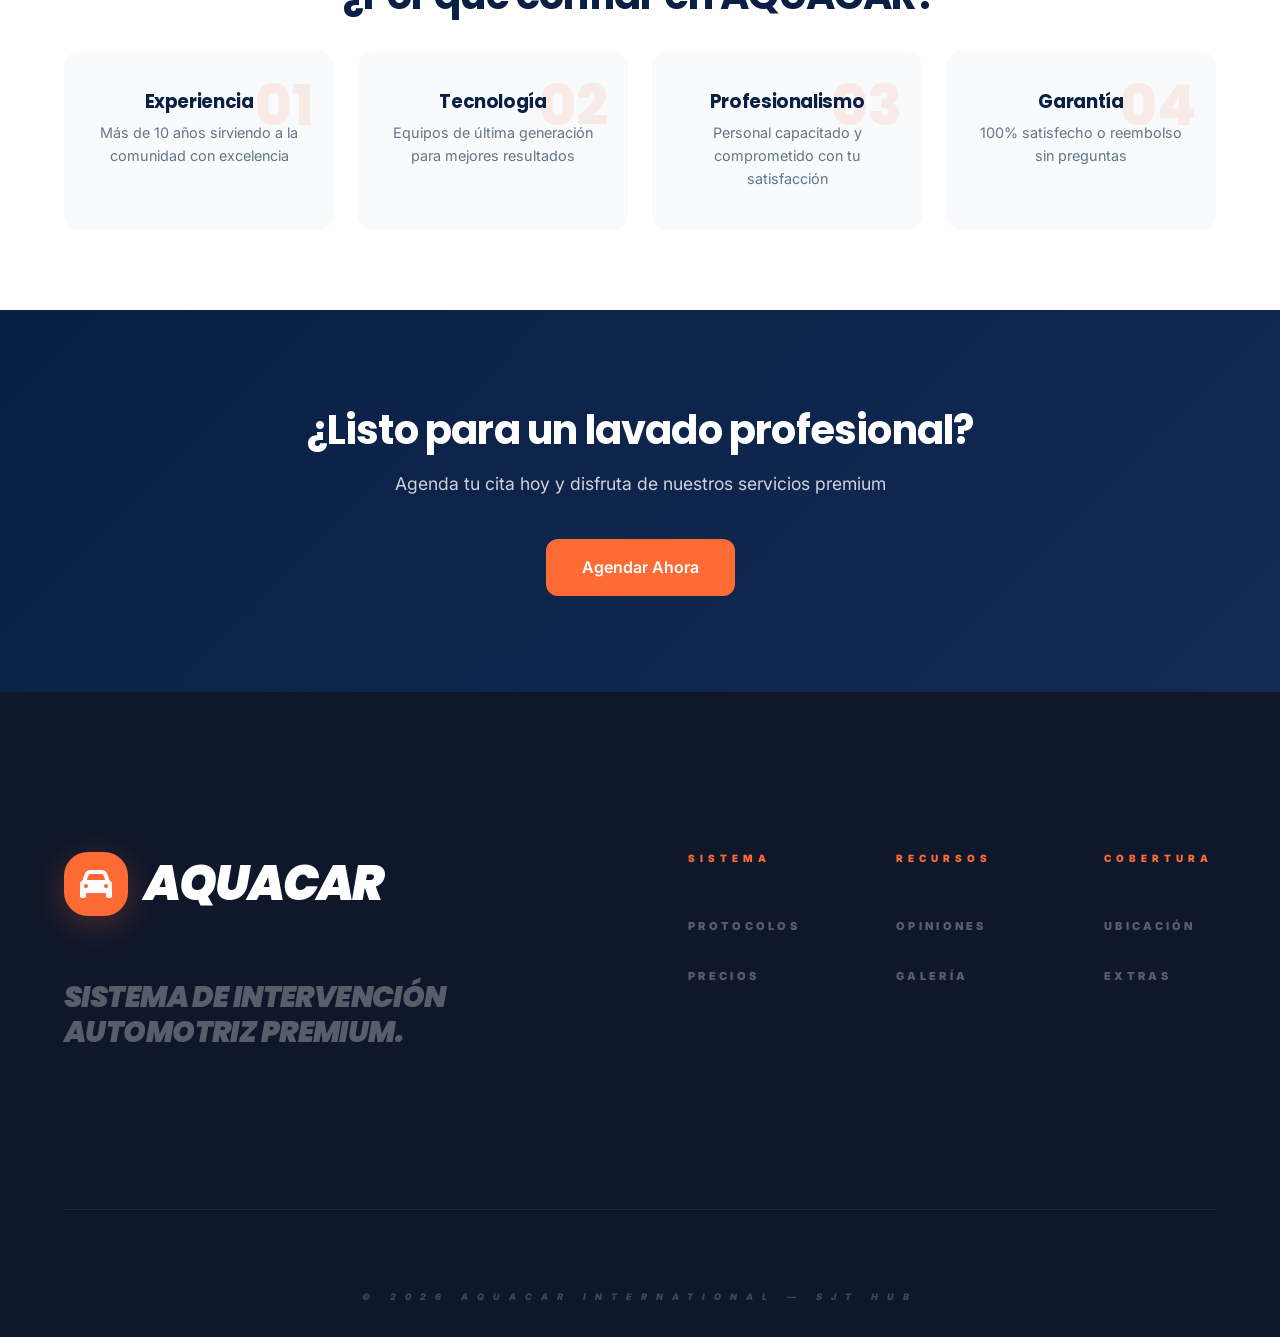
<file: servicios.html>
<!DOCTYPE html>
<html lang="es">
<head>
    <meta charset="UTF-8">
    <meta name="viewport" content="width=device-width, initial-scale=1.0">
    <meta name="description" content="Servicios profesionales de autolavado - AQUACAR Autolavados">
    <title>Servicios | AQUACAR Autolavados</title>
    <link rel="stylesheet" href="css/estilos.css">
    <link rel="stylesheet" href="https://cdnjs.cloudflare.com/ajax/libs/font-awesome/6.4.0/css/all.min.css">
</head>
<body class="custom-cursor">
    <!-- Loading Screen -->
    <div id="loadingScreen" class="loading-screen">
        <div class="loading-car">
            <i class="fas fa-car"></i>
        </div>
        <div class="loading-bar-container">
            <div class="loading-bar-fill" id="loadingBarFill"></div>
        </div>
        <p class="loading-brand">AQUACAR <span>DIGITAL</span></p>
    </div>

    <!-- Scroll Progress Bar -->
    <div class="scroll-progress" id="scrollProgress"></div>

    <!-- Header/Navegación -->
    <header class="header" id="mainHeader">
        <div class="container">
            <div class="navbar">
                <a href="index.html" class="logo">
                    <div class="logo-icon"><i class="fas fa-car"></i></div>
                    <div class="logo-text">AQUA<span>CAR</span></div>
                </a>

                <nav class="nav-menu" id="navMenu">
                    <a href="index.html" class="nav-link">Inicio</a>
                    <a href="servicios.html" class="nav-link active">Servicios</a>
                    <a href="paquetes.html" class="nav-link">Paquetes</a>
                    <a href="opiniones.html" class="nav-link">Opiniones</a>
                    <a href="galeria.html" class="nav-link">Galería</a>
                    <a href="extras.html" class="nav-link">Cotiza tu servicio</a>
                    <a href="contacto.html" class="nav-link">Contacto</a>
                </nav>

                <div class="nav-actions">
                    <div class="weather-mini" id="weatherMini">
                        <i class="fas fa-sun"></i>
                        <span>24°C</span>
                    </div>
                    <button class="theme-toggle" id="themeToggle" title="Cambiar tema">
                        <i class="fas fa-moon"></i>
                    </button>
                    <button class="menu-toggle" id="menuToggle">
                        <span></span>
                        <span></span>
                        <span></span>
                    </button>
                </div>
            </div>
        </div>
    </header>

    <!-- Mobile Fullscreen Menu -->
    <div class="mobile-fullscreen-menu" id="mobileMenu">
        <a href="index.html" class="mobile-menu-link">Inicio</a>
        <a href="servicios.html" class="mobile-menu-link active">Servicios</a>
        <a href="paquetes.html" class="mobile-menu-link">Paquetes</a>
        <a href="opiniones.html" class="mobile-menu-link">Opiniones</a>
        <a href="galeria.html" class="mobile-menu-link">Galería</a>
        <a href="extras.html" class="mobile-menu-link">Extras</a>
        <a href="contacto.html" class="mobile-menu-link">Contacto</a>
    </div>



    <!-- Página de Servicios -->
    <section class="page-hero">
        <div class="page-hero-background" style="background-image: url('https://d2xsxph8kpxj0f.cloudfront.net/310519663643512244/hbDWzUPmudCth5Kh98BVHM/aquacar-multipage-services-NzC3aEoKg9DLJxN7kMpqGY.webp');">
            <div class="page-hero-overlay"></div>
        </div>
        <div class="page-hero-content">
            <h1>Nuestros Servicios</h1>
            <p>Descubre todas las opciones de lavado y cuidado para tu vehículo</p>
        </div>
    </section>

    <!-- Servicios -->
    <section class="services-section">
        <div class="container">
            <div class="section-header">
                <h2 class="section-title">Servicios Profesionales</h2>
                <p class="section-subtitle">Contamos con instalaciones modernas y personal capacitado</p>
            </div>

            <div class="services-grid">
                <!-- Servicio 1 -->
                <div class="service-card animate-on-scroll">
                    <div class="service-icon">
                        <i class="fas fa-water"></i>
                    </div>
                    <h3>Lavado Profesional</h3>
                    <p>Con hidrolavadoras de última tecnología y espuma premium para un resultado impecable</p>
                    <ul class="service-features">
                        <li><i class="fas fa-check"></i> Lavado exterior completo</li>
                        <li><i class="fas fa-check"></i> Secado profesional</li>
                        <li><i class="fas fa-check"></i> Limpieza de llantas</li>
                    </ul>
                </div>

                <!-- Servicio 2 -->
                <div class="service-card animate-on-scroll" style="animation-delay: 0.1s;">
                    <div class="service-icon">
                        <i class="fas fa-couch"></i>
                    </div>
                    <h3>Sala de Espera Cómoda</h3>
                    <p>Relájate en nuestras instalaciones modernas con WiFi gratuito mientras tu auto se transforma</p>
                    <ul class="service-features">
                        <li><i class="fas fa-check"></i> Sillones cómodos</li>
                        <li><i class="fas fa-check"></i> WiFi de alta velocidad</li>
                        <li><i class="fas fa-check"></i> Bebidas complementarias</li>
                    </ul>
                </div>

                <!-- Servicio 3 -->
                <div class="service-card animate-on-scroll" style="animation-delay: 0.2s;">
                    <div class="service-icon">
                        <i class="fas fa-child"></i>
                    </div>
                    <h3>Área de Juegos</h3>
                    <p>Espacio seguro y divertido para que los niños se diviertan mientras esperas</p>
                    <ul class="service-features">
                        <li><i class="fas fa-check"></i> Juegos interactivos</li>
                        <li><i class="fas fa-check"></i> Supervisión constante</li>
                        <li><i class="fas fa-check"></i> Ambiente seguro</li>
                    </ul>
                </div>

                <!-- Servicio 4 -->
                <div class="service-card animate-on-scroll" style="animation-delay: 0.3s;">
                    <div class="service-icon">
                        <i class="fas fa-toilet"></i>
                    </div>
                    <h3>Baños Limpios</h3>
                    <p>Instalaciones impecables con productos premium para tu comodidad</p>
                    <ul class="service-features">
                        <li><i class="fas fa-check"></i> Limpieza constante</li>
                        <li><i class="fas fa-check"></i> Productos de calidad</li>
                        <li><i class="fas fa-check"></i> Ambiente moderno</li>
                    </ul>
                </div>

                <!-- Servicio 5 -->
                <div class="service-card animate-on-scroll" style="animation-delay: 0.4s;">
                    <div class="service-icon">
                        <i class="fas fa-sparkles"></i>
                    </div>
                    <h3>Detallado Interior</h3>
                    <p>Limpieza profunda del interior de tu vehículo con productos especializados</p>
                    <ul class="service-features">
                        <li><i class="fas fa-check"></i> Aspirado profundo</li>
                        <li><i class="fas fa-check"></i> Limpieza de tapetes</li>
                        <li><i class="fas fa-check"></i> Aromatización</li>
                    </ul>
                </div>

                <!-- Servicio 6 -->
                <div class="service-card animate-on-scroll" style="animation-delay: 0.5s;">
                    <div class="service-icon">
                        <i class="fas fa-shield-alt"></i>
                    </div>
                    <h3>Protección de Pintura</h3>
                    <p>Recubrimiento cerámico profesional para proteger y mantener el brillo de tu auto</p>
                    <ul class="service-features">
                        <li><i class="fas fa-check"></i> Protección UV</li>
                        <li><i class="fas fa-check"></i> Brillo duradero</li>
                        <li><i class="fas fa-check"></i> Fácil mantenimiento</li>
                    </ul>
                </div>
            </div>
        </div>
    </section>

    <!-- Por qué elegirnos -->
    <section class="why-us-section">
        <div class="container">
            <h2 class="section-title">¿Por qué confiar en AQUACAR?</h2>
            <div class="why-us-grid">
                <div class="why-us-card">
                    <div class="why-us-number">01</div>
                    <h3>Experiencia</h3>
                    <p>Más de 10 años sirviendo a la comunidad con excelencia</p>
                </div>
                <div class="why-us-card">
                    <div class="why-us-number">02</div>
                    <h3>Tecnología</h3>
                    <p>Equipos de última generación para mejores resultados</p>
                </div>
                <div class="why-us-card">
                    <div class="why-us-number">03</div>
                    <h3>Profesionalismo</h3>
                    <p>Personal capacitado y comprometido con tu satisfacción</p>
                </div>
                <div class="why-us-card">
                    <div class="why-us-number">04</div>
                    <h3>Garantía</h3>
                    <p>100% satisfecho o reembolso sin preguntas</p>
                </div>
            </div>
        </div>
    </section>

    <!-- CTA -->
    <section class="cta-section">
        <div class="container">
            <h2>¿Listo para un lavado profesional?</h2>
            <p>Agenda tu cita hoy y disfruta de nuestros servicios premium</p>
            <a href="contacto.html" class="btn btn-large">Agendar Ahora</a>
        </div>
    </section>
    <!-- Footer -->
    <footer class="footer">
        <div class="container">
            <div class="footer-content">
                <div class="footer-brand">
                    <a href="index.html" class="logo">
                        <div class="logo-icon"><i class="fas fa-car"></i></div>
                        <div class="logo-text">AQUACAR</div>
                    </a>
                    <p class="footer-tagline">SISTEMA DE INTERVENCIÓN<br>AUTOMOTRIZ PREMIUM.</p>
                </div>

                <div class="footer-links-grid">
                    <div class="footer-section">
                        <h4>Sistema</h4>
                        <ul>
                            <li><a href="servicios.html">Protocolos</a></li>
                            <li><a href="paquetes.html">Precios</a></li>
                        </ul>
                    </div>
                    <div class="footer-section">
                        <h4>Recursos</h4>
                        <ul>
                            <li><a href="opiniones.html">Opiniones</a></li>
                            <li><a href="galeria.html">Galería</a></li>
                        </ul>
                    </div>
                    <div class="footer-section">
                        <h4>Cobertura</h4>
                        <ul>
                            <li><a href="contacto.html">Ubicación</a></li>
                            <li><a href="extras.html">Extras</a></li>
                        </ul>
                    </div>
                </div>
            </div>

            <div class="footer-bottom">
                <p>© 2026 AQUACAR INTERNATIONAL — SJT HUB</p>
            </div>
        </div>
    </footer>

    <!-- Botón flotante de WhatsApp -->
    <a href="https://wa.me/5543180287" target="_blank" class="whatsapp-button ripple-container" title="Contactar por WhatsApp">
        <i class="fab fa-whatsapp"></i>
    </a>

    <script src="js/script.js"></script>
</body>
</html>
</file>
<file: css/estilos.css>
/* ============================================
   AQUACAR AUTOLAVADOS — NORDIC ASYMMETRY
   Inter + Poppins | Navy #0A1F44 | Orange #FF6B35
   ============================================ */

@import url('https://fonts.googleapis.com/css2?family=Inter:wght@300;400;500;600;700&family=Poppins:ital,wght@0,300;0,400;0,500;0,600;0,700;0,800;1,400&display=swap');

/* --- Design Tokens --- */
:root {
    --brand-blue: #0A1F44;
    --brand-orange: #FF6B35;
    --brand-orange-dark: #E55A2B;
    --brand-orange-glow: rgba(255,107,53,0.25);
    --neutral-gray: #F8FAFC;
    --neutral-100: #F1F5F9;
    --neutral-200: #E2E8F0;
    --neutral-300: #CBD5E1;
    --neutral-400: #94A3B8;
    --neutral-500: #64748B;
    --neutral-600: #475569;
    --neutral-700: #334155;
    --neutral-800: #1E293B;
    --neutral-900: #0F172A;
    --white: #FFFFFF;
    --text: var(--brand-blue);
    --text-muted: var(--neutral-500);
    --border: var(--neutral-200);
    --shadow-sm: 0 1px 2px rgba(10,31,68,0.04);
    --shadow-md: 0 4px 12px rgba(10,31,68,0.07);
    --shadow-lg: 0 12px 40px rgba(10,31,68,0.10);
    --shadow-xl: 0 20px 60px rgba(10,31,68,0.14);
    --transition: all 0.35s cubic-bezier(0.4,0,0.2,1);
    --font-sans: 'Inter', ui-sans-serif, system-ui, sans-serif;
    --font-display: 'Poppins', sans-serif;
}

/* Dark Mode */
body.dark-mode {
    --brand-blue: #1E293B;
    --white: #0F172A;
    --neutral-gray: #1E293B;
    --neutral-100: #1E293B;
    --neutral-200: #334155;
    --neutral-300: #475569;
    --neutral-400: #64748B;
    --neutral-500: #94A3B8;
    --text: #F1F5F9;
    --text-muted: #94A3B8;
    --border: #334155;
    --shadow-sm: 0 1px 2px rgba(0,0,0,0.2);
    --shadow-md: 0 4px 12px rgba(0,0,0,0.25);
    --shadow-lg: 0 12px 40px rgba(0,0,0,0.3);
}

/* --- Reset --- */
*,*::before,*::after { margin:0; padding:0; box-sizing:border-box; }
html { scroll-behavior:smooth; }

body {
    font-family: var(--font-sans);
    color: var(--text);
    background: var(--white);
    line-height: 1.6;
    font-weight: 400;
    -webkit-font-smoothing: antialiased;
    -moz-osx-font-smoothing: grayscale;
    overflow-x: hidden;
    transition: background 0.5s ease, color 0.5s ease;
}

::selection { background:var(--brand-orange); color:white; }

.custom-cursor { cursor: url("data:image/svg+xml,%3Csvg width='24' height='24' viewBox='0 0 24 24' fill='none' xmlns='http://www.w3.org/2000/svg'%3E%3Ccircle cx='12' cy='12' r='8' stroke='%23FF6B35' stroke-width='2'/%3E%3C/svg%3E"), auto; }

/* --- Loading Screen --- */
.loading-screen {
    position:fixed; inset:0; z-index:200; background:#0A1F44;
    display:flex; flex-direction:column; align-items:center; justify-content:center;
    padding:2rem; transition:opacity 0.8s ease, transform 0.8s ease;
}
.loading-screen.hide { opacity:0; transform:translateY(-100px); pointer-events:none; }

.loading-car {
    margin-bottom:3rem; color:var(--brand-orange); font-size:5rem;
    animation:car-sway 2s ease-in-out infinite;
}
@keyframes car-sway { 0%,100%{transform:translateX(-30px)} 50%{transform:translateX(30px)} }

.loading-bar-container {
    width:320px; height:4px; background:rgba(255,255,255,0.05);
    border-radius:4px; overflow:hidden; margin-bottom:1.5rem;
}
.loading-bar-fill {
    height:100%; width:0%; background:var(--brand-orange);
    box-shadow:0 0 20px rgba(255,107,53,0.5);
    border-radius:4px; transition:width 0.2s ease;
}

.loading-brand {
    color:white; font-family:var(--font-display); font-weight:900;
    text-transform:uppercase; letter-spacing:0.5em; font-size:12px;
    font-style:italic;
}
.loading-brand span { color:var(--brand-orange); }

/* --- Scroll Progress Bar --- */
.scroll-progress {
    position:fixed; top:0; left:0; right:0; height:3px;
    background:var(--brand-orange); z-index:110;
    transform-origin:left; transform:scaleX(0);
    box-shadow:0 0 20px rgba(255,107,53,0.8);
}

h1,h2,h3,h4,h5,h6 {
    font-family: var(--font-display);
    font-weight: 700;
    letter-spacing: -0.02em;
    color: var(--text);
    line-height: 1.2;
}

a { color:inherit; text-decoration:none; transition:var(--transition); }
img { max-width:100%; display:block; }
ul { list-style:none; }

.container { max-width:1200px; margin:0 auto; padding:0 1.5rem; }

/* --- Nordic Grid System --- */
.nordic-grid {
    display: grid;
    grid-template-columns: repeat(12, 1fr);
    gap: 1.5rem;
}
.asymmetric-left { grid-column: 1 / span 7; }
.asymmetric-right { grid-column: 8 / -1; }

/* --- Ripple Effect --- */
.ripple-container {
    position: relative;
    overflow: hidden;
}
.ripple-container::after {
    content: "";
    position: absolute;
    inset: 0;
    background-image: radial-gradient(circle, rgba(255, 255, 255, 0.4) 0%, transparent 70%);
    transform: scale(0);
    opacity: 0;
    transition: transform 0.5s, opacity 0.5s;
    pointer-events: none;
}
.ripple-container:hover::after {
    transform: scale(1.5);
    opacity: 1;
}

/* --- Glassmorphism --- */
.nordic-glass {
    background: rgba(255,255,255,0.1);
    backdrop-filter: blur(20px);
    -webkit-backdrop-filter: blur(20px);
    border: 1px solid rgba(255,255,255,0.2);
}

/* --- Video Overlay --- */
.video-overlay {
    background: linear-gradient(to bottom,
        rgba(10,31,68,0.8) 0%,
        rgba(10,31,68,0.4) 50%,
        rgba(10,31,68,0.9) 100%
    );
}

/* --- Progress Bar (deprecated, now using scroll-progress) --- */
.progress-bar { display:none; }

/* ============================================
   HEADER — Transparent → Glass on Scroll
   ============================================ */
.header {
    position:fixed; top:0; left:0; width:100%; z-index:100;
    background:transparent; border-bottom:none;
    transition:all 1s cubic-bezier(0.4,0,0.2,1);
    padding:2.5rem 0;
}
.header.scrolled {
    background:rgba(255,255,255,0.9); backdrop-filter:blur(30px);
    -webkit-backdrop-filter:blur(30px);
    box-shadow:var(--shadow-xl); padding:1rem 0;
}
body.dark-mode .header.scrolled {
    background:rgba(10,31,68,0.9);
}

.navbar {
    display:flex; justify-content:space-between; align-items:center;
    padding:0 2.5rem;
}

.logo {
    display:flex; align-items:center; gap:1rem;
    text-decoration:none; transition:var(--transition);
}
.logo:hover { transform:scale(1.02); }
.logo-icon {
    background:var(--brand-orange); padding:0.75rem;
    border-radius:16px; color:white; font-size:1.5rem;
    box-shadow:0 8px 24px var(--brand-orange-glow);
    transition:transform 0.8s ease;
    display:flex; align-items:center; justify-content:center;
}
.logo:hover .logo-icon { transform:rotate(360deg) scale(1.1); }
.logo-text {
    font-family:var(--font-display); font-size:2.5rem; font-weight:900;
    letter-spacing:-0.04em; line-height:1; font-style:italic;
    text-transform:uppercase; color:white;
    transition:color 1s ease;
}
.logo-text span { color:var(--brand-orange); }
.header.scrolled .logo-text { color:var(--brand-blue); }
body.dark-mode .header.scrolled .logo-text { color:white; }

.nav-menu { display:flex; gap:2.5rem; align-items:center; }

.nav-link {
    font-family:var(--font-sans); font-weight:900;
    font-size:11px; text-transform:uppercase;
    letter-spacing:0.4em; color:rgba(255,255,255,0.7);
    position:relative; padding:0.25rem 0; transition:var(--transition);
}
.nav-link::after {
    content:''; position:absolute; bottom:-2px; left:0; width:0; height:1px;
    background:var(--brand-orange); transition:width 0.5s ease;
}
.nav-link:hover { color:var(--brand-orange); }
.nav-link.active { color:var(--brand-orange); }
.nav-link:hover::after, .nav-link.active::after { width:100%; }
.header.scrolled .nav-link { color:rgba(10,31,68,0.6); }
.header.scrolled .nav-link:hover, .header.scrolled .nav-link.active { color:var(--brand-orange); }
body.dark-mode .header.scrolled .nav-link { color:rgba(255,255,255,0.6); }
body.dark-mode .header.scrolled .nav-link:hover,
body.dark-mode .header.scrolled .nav-link.active { color:var(--brand-orange); }

.nav-actions { display:flex; align-items:center; gap:1rem; }

/* Weather Mini Widget */
.weather-mini {
    display:flex; align-items:center; gap:6px;
    font-size:0.8rem; font-weight:600; color:rgba(255,255,255,0.7);
    transition:color 1s ease;
}
.weather-mini i { color:var(--brand-orange); }
.header.scrolled .weather-mini { color:var(--text-muted); }

.theme-toggle {
    background:rgba(255,255,255,0.05); backdrop-filter:blur(20px);
    border:1px solid rgba(255,255,255,0.1); width:44px; height:44px;
    border-radius:24px; display:flex; align-items:center; justify-content:center;
    font-size:1.1rem; color:white; cursor:pointer;
    transition:var(--transition); box-shadow:var(--shadow-xl);
}
.theme-toggle:hover { transform:scale(1.1); }
.header.scrolled .theme-toggle {
    background:var(--neutral-gray); border-color:var(--border); color:var(--text-muted);
}
.header.scrolled .theme-toggle:hover { color:var(--brand-orange); border-color:var(--brand-orange); }

.menu-toggle { display:none; flex-direction:column; background:none; border:none; cursor:pointer; gap:6px; padding:8px; border-radius:24px; }
.menu-toggle span { width:28px; height:2px; background:white; border-radius:2px; transition:var(--transition); }
.header.scrolled .menu-toggle span { background:var(--brand-blue); }
body.dark-mode .header.scrolled .menu-toggle span { background:white; }
.menu-toggle.active span:nth-child(1) { transform:rotate(45deg) translate(6px,6px); }
.menu-toggle.active span:nth-child(2) { opacity:0; }
.menu-toggle.active span:nth-child(3) { transform:rotate(-45deg) translate(6px,-6px); }

/* Fullscreen Mobile Menu */
.mobile-fullscreen-menu {
    position:fixed; inset:0; z-index:99;
    background:#0A1F44; display:flex; flex-direction:column;
    align-items:center; justify-content:center; gap:2rem;
    padding:3rem; text-align:center;
    opacity:0; transform:translateX(100%);
    transition:all 0.5s cubic-bezier(0.16,1,0.3,1);
    pointer-events:none;
}
.mobile-fullscreen-menu.active {
    opacity:1; transform:translateX(0); pointer-events:all;
}
.mobile-menu-link {
    font-family:var(--font-display); font-size:2.5rem;
    font-weight:900; font-style:italic; text-transform:uppercase;
    letter-spacing:-0.03em; color:white;
    transition:var(--transition);
}
.mobile-menu-link:hover, .mobile-menu-link.active { color:var(--brand-orange); }

/* ============================================
   WEATHER WIDGET
   ============================================ */
.weather-widget {
    background: linear-gradient(135deg, var(--brand-blue) 0%, #1a3a5c 100%);
    color: rgba(255,255,255,0.9);
    padding: 0.6rem 0;
    font-size: 0.85rem;
}
.weather-content { display:flex; align-items:center; gap:1rem; justify-content:center; flex-wrap:wrap; }
.weather-icon i { color:var(--brand-orange); animation:pulse-icon 2s ease-in-out infinite; }
@keyframes pulse-icon { 0%,100%{transform:scale(1)} 50%{transform:scale(1.15)} }
.weather-temp { font-weight:600; }
.weather-message { font-style:italic; opacity:0.85; }

/* ============================================
   HERO
   ============================================ */
.hero {
    position:relative; height:100vh; min-height:600px;
    display:flex; align-items:center; justify-content:center; overflow:hidden;
}
.hero-background {
    position:absolute; inset:0; background-size:cover;
    background-position:center; background-attachment:fixed; z-index:1;
}
.hero-overlay {
    position:absolute; inset:0; z-index:2;
    background: linear-gradient(180deg,
        rgba(10,31,68,0.6) 0%,
        rgba(10,31,68,0.3) 40%,
        rgba(10,31,68,0.7) 100%
    );
}
.hero-content {
    position:relative; z-index:3; text-align:center;
    color:white; max-width:750px; padding:0 2rem;
}
.hero-title {
    font-family:var(--font-display); font-size:3.5rem; font-weight:800;
    color:white; margin-bottom:1.2rem; line-height:1.1;
    letter-spacing:-0.03em;
}
.hero-subtitle {
    font-size:1.15rem; font-weight:300; margin-bottom:2.5rem;
    opacity:0.9; line-height:1.7;
}
.hero-buttons { display:flex; gap:1rem; justify-content:center; flex-wrap:wrap; }

.scroll-indicator {
    position:absolute; bottom:32px; left:50%; transform:translateX(-50%); z-index:3;
    animation:float 3s ease-in-out infinite;
}
.scroll-indicator span {
    display:block; width:22px; height:38px; border:2px solid rgba(255,255,255,0.4);
    border-radius:11px; position:relative;
}
.scroll-indicator span::after {
    content:''; position:absolute; top:7px; left:50%; transform:translateX(-50%);
    width:3px; height:7px; background:var(--brand-orange); border-radius:2px;
    animation:scroll-dot 1.8s infinite;
}
@keyframes float { 0%,100%{transform:translateX(-50%) translateY(0)} 50%{transform:translateX(-50%) translateY(8px)} }
@keyframes scroll-dot { 0%{opacity:1;transform:translateX(-50%) translateY(0)} 100%{opacity:0;transform:translateX(-50%) translateY(18px)} }

/* ============================================
   BUTTONS
   ============================================ */
.btn {
    display:inline-flex; align-items:center; gap:8px; padding:13px 28px;
    border:none; border-radius:12px; font-family:var(--font-sans);
    font-size:0.95rem; font-weight:600; cursor:pointer;
    transition:var(--transition); text-decoration:none; text-align:center;
}
.btn-primary {
    background:var(--brand-orange); color:white;
    box-shadow:0 4px 14px var(--brand-orange-glow);
}
.btn-primary:hover {
    background:var(--brand-orange-dark); transform:translateY(-2px);
    box-shadow:0 8px 25px rgba(255,107,53,0.35);
}
.btn-secondary { background:transparent; color:white; border:2px solid rgba(255,255,255,0.4); border-radius:12px; }
.btn-secondary:hover { background:white; color:var(--brand-blue); border-color:white; }
.btn-large { padding:16px 36px; font-size:1rem; }
.btn-block { width:100%; justify-content:center; }

/* ============================================
   SECTIONS
   ============================================ */
section { padding:5rem 0; }

.section-title {
    font-family:var(--font-display); font-size:2.5rem; font-weight:700;
    color:var(--text); margin-bottom:0.75rem; text-align:center;
    letter-spacing:-0.02em;
}
.section-subtitle {
    font-size:1.05rem; color:var(--text-muted); text-align:center;
    margin-bottom:3.5rem; font-weight:400;
}
.section-header { text-align:center; margin-bottom:4rem; }

/* ============================================
   PAGE HERO (Sub-pages)
   ============================================ */
.page-hero {
    position:relative; height:380px; display:flex;
    align-items:center; justify-content:center; overflow:hidden;
}
.page-hero-background { position:absolute; inset:0; background-size:cover; background-position:center; z-index:1; }
.page-hero-overlay { position:absolute; inset:0; background:linear-gradient(180deg,rgba(10,31,68,0.6),rgba(10,31,68,0.75)); z-index:2; }
.page-hero-content { position:relative; z-index:3; text-align:center; color:white; }
.page-hero-content h1 { font-size:3rem; color:white; margin-bottom:0.5rem; letter-spacing:-0.02em; }
.page-hero-content p { font-size:1.1rem; opacity:0.85; font-weight:300; }

/* ============================================
   INFO SECTION
   ============================================ */
.info-section {
    background:linear-gradient(135deg, var(--brand-blue) 0%, #122a54 100%);
    color:white; padding:4rem 0;
}
.info-grid { display:grid; grid-template-columns:repeat(auto-fit,minmax(240px,1fr)); gap:1.5rem; }
.info-card {
    text-align:center; padding:2rem 1.5rem;
    background:rgba(255,255,255,0.06); border-radius:16px;
    border:1px solid rgba(255,255,255,0.08);
    backdrop-filter:blur(8px); transition:var(--transition);
}
.info-card:hover { background:rgba(255,255,255,0.12); transform:translateY(-4px); }
.info-card i { font-size:2rem; color:var(--brand-orange); margin-bottom:1rem; display:block; }
.info-card h3 { font-size:1.1rem; margin-bottom:0.4rem; color:white; }
.info-card p { font-size:0.9rem; opacity:0.75; font-weight:300; }
.info-card a { color:var(--brand-orange); font-weight:500; }
.info-card a:hover { opacity:0.8; }

/* ============================================
   FEATURES (index.html)
   ============================================ */
.features-section { background:var(--white); }
.features-grid { display:grid; grid-template-columns:repeat(auto-fit,minmax(250px,1fr)); gap:1.5rem; margin-top:2rem; }
.feature-card {
    background:var(--neutral-gray); padding:2.5rem 2rem; border-radius:16px;
    text-align:center; transition:var(--transition);
    border:1px solid transparent;
}
.feature-card:hover { border-color:var(--brand-orange-glow); box-shadow:var(--shadow-lg); transform:translateY(-6px); }
.feature-icon {
    width:64px; height:64px; background:linear-gradient(135deg, var(--brand-blue), #1a3a5c);
    border-radius:16px; display:flex; align-items:center; justify-content:center;
    margin:0 auto 1.5rem; transition:var(--transition);
}
.feature-card:hover .feature-icon { background:linear-gradient(135deg, var(--brand-orange), var(--brand-orange-dark)); transform:rotate(-6deg) scale(1.08); }
.feature-icon i { font-size:1.5rem; color:white; }
.feature-card h3 { font-size:1.15rem; color:var(--text); margin-bottom:0.5rem; }
.feature-card p { color:var(--text-muted); font-size:0.9rem; line-height:1.6; }

/* ============================================
   SERVICES (servicios.html)
   ============================================ */
.services-section { background:var(--neutral-gray); }
.services-grid { display:grid; grid-template-columns:repeat(auto-fit,minmax(300px,1fr)); gap:1.5rem; }
.service-card {
    background:var(--white); padding:2rem; border-radius:16px;
    box-shadow:var(--shadow-sm); transition:var(--transition);
    border-left:4px solid var(--brand-orange);
}
.service-card:hover { transform:translateY(-6px); box-shadow:var(--shadow-lg); }
.service-icon { font-size:2.5rem; color:var(--brand-orange); margin-bottom:1rem; }
.service-card h3 { font-size:1.2rem; margin-bottom:0.5rem; }
.service-card p { color:var(--text-muted); font-size:0.9rem; }
.service-features { margin:1.5rem 0; }
.service-features li { padding:0.4rem 0; color:var(--text-muted); font-size:0.9rem; }
.service-features i { color:var(--brand-orange); margin-right:0.5rem; }

/* WHY US */
.why-us-section { background:var(--white); padding:5rem 0; }
.why-us-grid { display:grid; grid-template-columns:repeat(auto-fit,minmax(250px,1fr)); gap:1.5rem; margin-top:2rem; }
.why-us-card {
    text-align:center; padding:2.5rem 2rem; background:var(--neutral-gray);
    border-radius:16px; transition:var(--transition); position:relative; overflow:hidden;
}
.why-us-card:hover { transform:translateY(-4px); box-shadow:var(--shadow-md); }
.why-us-number { font-family:var(--font-display); font-size:3.5rem; font-weight:800; color:var(--brand-orange); opacity:0.1; position:absolute; top:10px; right:20px; }
.why-us-card h3 { font-size:1.15rem; margin-bottom:0.5rem; position:relative; }
.why-us-card p { color:var(--text-muted); font-size:0.9rem; position:relative; }

/* ============================================
   PACKAGES
   ============================================ */
.packages-section { background:var(--white); }
.packages-grid { display:grid; grid-template-columns:repeat(auto-fit,minmax(280px,1fr)); gap:1.5rem; }
.package-card {
    background:var(--white); border:1px solid var(--border); border-radius:20px;
    padding:2.5rem 2rem; text-align:center; transition:var(--transition); position:relative; overflow:hidden;
}
.package-card:hover { transform:translateY(-6px); box-shadow:var(--shadow-lg); border-color:transparent; }
.package-card.featured { border:2px solid var(--brand-orange); box-shadow:var(--shadow-md); }
.package-card.featured:hover { transform:scale(1.03); }

.package-badge {
    position:absolute; top:0; left:50%; transform:translateX(-50%);
    background:var(--neutral-500); color:white; padding:6px 16px;
    border-radius:0 0 12px 12px; font-size:0.75rem; font-weight:600;
    letter-spacing:0.03em;
}
.package-badge.featured-badge { background:var(--brand-orange); }
.package-name { font-size:1.5rem; margin:1.5rem 0 0.3rem; }
.package-description { color:var(--text-muted); font-size:0.9rem; margin-bottom:1rem; }
.package-price { color:var(--brand-orange); margin:1rem 0; font-weight:700; font-family:var(--font-display); }
.package-price .currency { font-size:1.5rem; }
.package-price .amount { font-size:2.8rem; letter-spacing:-0.03em; }
.package-features { margin:2rem 0; text-align:left; }
.package-features li { padding:0.5rem 0; color:var(--text-muted); font-size:0.9rem; }
.package-features i { color:var(--brand-orange); margin-right:0.5rem; }

/* COMPARISON */
.comparison-section { background:var(--neutral-gray); padding:4rem 0; }
.table-responsive { overflow-x:auto; }
.comparison-table { width:100%; border-collapse:collapse; background:var(--white); border-radius:16px; overflow:hidden; box-shadow:var(--shadow-sm); }
.comparison-table th { background:var(--brand-blue); color:white; padding:1rem; text-align:left; font-weight:600; font-size:0.9rem; }
.comparison-table td { padding:1rem; border-bottom:1px solid var(--border); }
.comparison-table tr:hover { background:var(--neutral-gray); }
.text-success { color:#22C55E; }
.text-danger { color:#EF4444; }

/* PROMOTION */
.promotion-section {
    background:linear-gradient(135deg, var(--brand-orange), var(--brand-orange-dark));
    padding:5rem 0; text-align:center; color:white;
}
.promotion-card {
    background:rgba(255,255,255,0.12); backdrop-filter:blur(12px);
    padding:3rem; border-radius:24px; border:1px solid rgba(255,255,255,0.2);
}
.promotion-card h2 { font-size:2rem; margin-bottom:1rem; }
.promotion-card p { font-size:1.2rem; margin-bottom:0.5rem; }
.promotion-subtitle { font-size:0.9rem !important; opacity:0.75 !important; margin-bottom:2rem !important; }
.discount-badge { background:white; color:var(--brand-orange); padding:4px 14px; border-radius:20px; font-weight:700; }
.promotion-card .btn { background:white; color:var(--brand-orange); font-weight:700; }
.promotion-card .btn:hover { background:var(--brand-blue); color:white; }

/* ============================================
   REVIEWS / CAROUSEL
   ============================================ */
.reviews-section { background:var(--white); }
.carousel-container { position:relative; max-width:750px; margin:0 auto; }
.carousel { overflow:hidden; }
.review-card {
    display:none; background:var(--neutral-gray); padding:2.5rem;
    border-radius:20px; width:100%; animation:fadeSlide 0.5s ease;
}
.review-card.active { display:block; }
@keyframes fadeSlide { from{opacity:0;transform:translateX(20px)} to{opacity:1;transform:translateX(0)} }

.review-header { display:flex; align-items:center; gap:1rem; margin-bottom:1.5rem; }
.review-avatar { font-size:2.5rem; }
.review-info h3 { color:var(--brand-blue); margin-bottom:0.3rem; font-size:1.1rem; }
.review-rating { color:var(--brand-orange); }
.review-text { font-size:1.05rem; color:var(--text-muted); font-style:italic; line-height:1.8; margin:1rem 0; }
.review-date { font-size:0.85rem; color:var(--neutral-400); }

.carousel-button {
    position:absolute; top:50%; transform:translateY(-50%);
    background:var(--brand-orange); color:white; border:none;
    width:48px; height:48px; border-radius:14px; cursor:pointer;
    font-size:1.2rem; transition:var(--transition);
    display:flex; align-items:center; justify-content:center;
    box-shadow:0 4px 14px var(--brand-orange-glow);
}
.carousel-button.prev { left:-65px; }
.carousel-button.next { right:-65px; }
.carousel-button:hover { background:var(--brand-orange-dark); transform:translateY(-50%) scale(1.08); }

.carousel-indicators { display:flex; justify-content:center; gap:8px; margin-top:2rem; }
.indicator { width:10px; height:10px; border-radius:50%; background:var(--border); border:none; cursor:pointer; transition:var(--transition); }
.indicator.active { background:var(--brand-orange); width:28px; border-radius:5px; }

/* STATS */
.stats-section { background:linear-gradient(135deg, var(--brand-blue), #122a54); color:white; padding:5rem 0; }
.stats-grid { display:grid; grid-template-columns:repeat(auto-fit,minmax(200px,1fr)); gap:1.5rem; text-align:center; }
.stat-card {
    padding:2rem; background:rgba(255,255,255,0.06); border-radius:16px;
    backdrop-filter:blur(8px); border:1px solid rgba(255,255,255,0.06); transition:var(--transition);
}
.stat-card:hover { background:rgba(255,255,255,0.1); transform:translateY(-4px); }
.stat-number { font-family:var(--font-display); font-size:2.8rem; font-weight:800; color:var(--brand-orange); }
.stat-label { font-size:0.9rem; opacity:0.7; margin-top:0.5rem; }
.stat-stars { color:var(--brand-orange); margin-top:0.5rem; }

/* ============================================
   GALLERY
   ============================================ */
.gallery-section { background:var(--white); }
.gallery-filters { display:flex; justify-content:center; gap:0.5rem; margin-bottom:3rem; flex-wrap:wrap; }
.filter-btn {
    padding:10px 22px; border:1px solid var(--border); background:transparent;
    color:var(--text-muted); border-radius:12px; cursor:pointer;
    font-family:var(--font-sans); font-size:0.9rem; font-weight:500; transition:var(--transition);
}
.filter-btn.active, .filter-btn:hover { background:var(--brand-orange); color:white; border-color:var(--brand-orange); }

.gallery-grid { display:grid; grid-template-columns:repeat(auto-fit,minmax(300px,1fr)); gap:1.5rem; }
.gallery-item {
    background:var(--white); border-radius:16px; overflow:hidden;
    box-shadow:var(--shadow-sm); transition:var(--transition);
}
.gallery-item:hover { transform:translateY(-6px); box-shadow:var(--shadow-lg); }
.gallery-item.hidden { display:none; }
.gallery-image-container { position:relative; overflow:hidden; height:240px; }
.gallery-image-container img { width:100%; height:100%; object-fit:cover; transition:transform 0.5s ease; }
.gallery-item:hover .gallery-image-container img { transform:scale(1.08); }
.gallery-overlay {
    position:absolute; inset:0; background:rgba(10,31,68,0.6);
    display:flex; align-items:center; justify-content:center; opacity:0; transition:var(--transition);
}
.gallery-item:hover .gallery-overlay { opacity:1; }
.gallery-btn {
    background:var(--brand-orange); color:white; border:none;
    width:56px; height:56px; border-radius:16px; font-size:1.3rem;
    cursor:pointer; transition:var(--transition);
    display:flex; align-items:center; justify-content:center;
}
.gallery-btn:hover { background:var(--brand-orange-dark); transform:rotate(-6deg) scale(1.1); }
.gallery-item h3 { padding:1rem 1.2rem 0; font-size:1.05rem; }
.gallery-item p { padding:0.3rem 1.2rem 1.2rem; color:var(--text-muted); font-size:0.85rem; }

/* LIGHTBOX */
.lightbox-modal { display:none; position:fixed; z-index:2000; inset:0; background:rgba(10,31,68,0.95); }
.lightbox-modal.active { display:flex; align-items:center; justify-content:center; }
.lightbox-content { max-width:88%; max-height:88%; object-fit:contain; border-radius:12px; }
.lightbox-close { position:absolute; right:30px; top:20px; color:white; font-size:36px; cursor:pointer; transition:var(--transition); z-index:2001; }
.lightbox-close:hover { color:var(--brand-orange); }
.lightbox-nav { position:absolute; width:100%; bottom:30px; display:flex; justify-content:center; gap:16px; }
.lightbox-prev, .lightbox-next { background:var(--brand-orange); color:white; border:none; padding:10px 16px; cursor:pointer; border-radius:10px; transition:var(--transition); }
.lightbox-prev:hover, .lightbox-next:hover { background:var(--brand-orange-dark); }

/* ============================================
   CONTACT
   ============================================ */
.contact-section { background:var(--neutral-gray); }
.contact-grid { display:grid; grid-template-columns:1fr 1fr; gap:2rem; }
.contact-form-container, .contact-info-container {
    background:var(--white); padding:2.5rem; border-radius:20px; box-shadow:var(--shadow-sm);
}
.contact-form-container h2, .contact-info-container h2 { font-size:1.6rem; margin-bottom:2rem; }

.form-group { margin-bottom:1.5rem; }
.form-group label { display:block; margin-bottom:0.5rem; font-weight:600; font-size:0.9rem; color:var(--brand-blue); }
.form-group input, .form-group select, .form-group textarea {
    width:100%; padding:12px 16px; border:1px solid var(--border); border-radius:12px;
    font-family:var(--font-sans); font-size:0.95rem; transition:var(--transition);
    background:var(--neutral-gray); color:var(--text);
}
.form-group input:focus, .form-group select:focus, .form-group textarea:focus { outline:none; border-color:var(--brand-orange); box-shadow:0 0 0 3px var(--brand-orange-glow); }
.form-control { width:100%; padding:12px; border:1px solid var(--border); border-radius:12px; background:var(--neutral-gray); color:var(--text); font-family:var(--font-sans); }

.radio-group, .checkbox-group { display:flex; flex-direction:column; gap:0.5rem; }
.radio-label, .checkbox-label { display:flex; align-items:center; gap:0.5rem; cursor:pointer; font-weight:500; padding:0.5rem; border-radius:8px; transition:var(--transition); }
.radio-label:hover, .checkbox-label:hover { background:var(--neutral-gray); }
.radio-label input, .checkbox-label input { width:auto; cursor:pointer; accent-color:var(--brand-orange); }

.contact-info-card { padding:1.5rem; background:var(--neutral-gray); border-radius:12px; margin-bottom:1rem; transition:var(--transition); }
.contact-info-card:hover { background:var(--neutral-100); transform:translateX(4px); }
.contact-info-card i { color:var(--brand-orange); font-size:1.3rem; margin-bottom:0.5rem; }
.contact-info-card h3 { margin-bottom:0.3rem; font-size:0.95rem; }
.contact-info-card a { color:var(--brand-orange); font-weight:600; }
.contact-info-card a:hover { text-decoration:underline; }
.social-links-contact { margin-top:2rem; padding-top:2rem; border-top:1px solid var(--border); }
.social-links-contact h3 { margin-bottom:1rem; font-size:0.95rem; }

/* MAP */
.map-section { background:var(--neutral-gray); padding:4rem 0; }
.map-container { border-radius:16px; overflow:hidden; box-shadow:var(--shadow-md); }
.map-container iframe { border:none; }

/* ============================================
   CALCULATOR / EXTRAS
   ============================================ */
.calculator-form { background:var(--neutral-gray); padding:2rem; border-radius:16px; }

.extras-section { background:var(--neutral-gray); padding:5rem 0; }
.extras-card { background:var(--white); padding:2rem; border-radius:20px; box-shadow:var(--shadow-sm); margin-bottom:2rem; transition:var(--transition); }
.extras-card:hover { box-shadow:var(--shadow-md); transform:translateY(-4px); }
.extras-header { display:flex; align-items:center; gap:1rem; margin-bottom:2rem; }
.extras-header i { font-size:1.8rem; color:var(--brand-orange); }
.extras-header h2 { font-size:1.4rem; }

.weather-display { background:linear-gradient(135deg, var(--brand-blue), #1a3a5c); color:white; padding:2rem; border-radius:16px; }
.weather-main { display:flex; align-items:center; gap:2rem; margin-bottom:1.5rem; }
.weather-icon-large { font-size:3.5rem; color:var(--brand-orange); }
.weather-icon-large i { animation:pulse-icon 2s ease-in-out infinite; }
.weather-temp-large { font-family:var(--font-display); font-size:2.5rem; font-weight:800; }
.weather-condition { font-size:1.1rem; opacity:0.85; }
.weather-info-grid { display:grid; grid-template-columns:repeat(2,1fr); gap:1rem; margin-bottom:1.5rem; }
.weather-info-item { display:flex; align-items:center; gap:0.5rem; font-size:0.9rem; opacity:0.8; }

.calculator-result { background:var(--neutral-gray); padding:1.5rem; border-radius:12px; margin:2rem 0; border-left:4px solid var(--brand-orange); }
.result-item { display:flex; justify-content:space-between; padding:0.5rem 0; color:var(--text-muted); }
.result-total { display:flex; justify-content:space-between; padding:1rem 0; border-top:2px solid var(--border); font-size:1.2rem; font-weight:700; }
.result-total span:last-child { color:var(--brand-orange); }
.result-time { display:flex; align-items:center; gap:0.5rem; padding:0.5rem 0; color:var(--text); }

.theme-selector { text-align:center; }
.theme-preview { display:grid; grid-template-columns:1fr 1fr; gap:2rem; margin:2rem 0; }
.theme-option { padding:2rem; border-radius:16px; text-align:center; transition:var(--transition); cursor:pointer; border:1px solid var(--border); }
.theme-option:hover { transform:translateY(-4px); box-shadow:var(--shadow-md); }
.theme-option.light-theme { background:#F8FAFC; color:#333; }
.theme-option.dark-theme { background:#1E293B; color:#F1F5F9; }
.theme-preview-box { width:100%; height:80px; border-radius:12px; margin-bottom:1rem; }
.light-theme .theme-preview-box { background:linear-gradient(135deg,#fff,#F1F5F9); }
.dark-theme .theme-preview-box { background:linear-gradient(135deg,#1E293B,#0F172A); }

.info-list { display:grid; grid-template-columns:repeat(auto-fit,minmax(250px,1fr)); gap:1.5rem; }
.info-item { padding:1.5rem; background:var(--neutral-gray); border-radius:12px; border-left:4px solid var(--brand-orange); transition:var(--transition); }
.info-item:hover { transform:translateX(4px); }
.info-item h3 { margin-bottom:0.5rem; display:flex; align-items:center; gap:0.5rem; font-size:0.95rem; }
.info-item i { color:var(--brand-orange); }
.info-item p { color:var(--text-muted); font-size:0.9rem; }

/* ============================================
   CTA
   ============================================ */
.cta-section {
    background:linear-gradient(135deg, var(--brand-blue), #122a54);
    color:white; text-align:center; padding:6rem 0;
}
.cta-section h2 { font-size:2.5rem; margin-bottom:1rem; color:white; }
.cta-section p { font-size:1.1rem; margin-bottom:2.5rem; opacity:0.8; }
.cta-section .btn { background:var(--brand-orange); color:white; }
.cta-section .btn:hover { background:var(--brand-orange-dark); transform:translateY(-2px); box-shadow:0 8px 25px var(--brand-orange-glow); }

/* ============================================
   FOOTER — Ultra Bold Italic
   ============================================ */
.footer {
    background:var(--neutral-900); color:white;
    padding:10rem 0 0; overflow:hidden; position:relative;
    transition:background 1s ease, color 1s ease;
}
.footer-content {
    display:grid; grid-template-columns:1fr 1fr; gap:6rem;
    align-items:start; margin-bottom:10rem;
}
.footer-brand { }
.footer-brand .logo { margin-bottom:4rem; }
.footer-brand .logo .logo-icon { padding:1rem; font-size:2rem; border-radius:24px; box-shadow:0 8px 30px var(--brand-orange-glow); }
.footer-brand .logo .logo-text { font-size:3rem; color:white; }
.footer-tagline {
    font-family:var(--font-display); font-size:1.8rem;
    font-weight:900; text-transform:uppercase; font-style:italic;
    line-height:1.2; opacity:0.3; letter-spacing:-0.02em;
}

.footer-links-grid {
    display:grid; grid-template-columns:repeat(3,1fr); gap:6rem;
}
.footer-section h4 {
    font-family:var(--font-sans); font-size:10px;
    font-weight:900; text-transform:uppercase;
    letter-spacing:0.5em; color:var(--brand-orange); margin-bottom:3rem;
}
.footer-section ul li { margin-bottom:1.5rem; }
.footer-section a {
    font-family:var(--font-sans); font-size:11px;
    font-weight:900; text-transform:uppercase;
    letter-spacing:0.3em; opacity:0.3; color:white;
}
.footer-section a:hover { opacity:1; color:var(--brand-orange); }
.footer-section p { font-size:0.9rem; }
.social-links { display:flex; gap:0.75rem; }
.social-links a {
    display:inline-flex; align-items:center; justify-content:center;
    width:40px; height:40px; background:rgba(255,107,53,0.08); border-radius:12px;
    transition:var(--transition); font-size:1rem;
}
.social-links a:hover { background:var(--brand-orange); color:white; transform:translateY(-2px); }
.footer-bottom {
    border-top:1px solid rgba(255,255,255,0.06); padding:5rem 0 2rem;
    display:flex; justify-content:center; align-items:center;
}
.footer-bottom p {
    font-size:9px; font-weight:900; text-transform:uppercase;
    letter-spacing:1em; opacity:0.2; font-style:italic;
}

/* ============================================
   WHATSAPP
   ============================================ */
.whatsapp-button {
    position:fixed; bottom:4rem; right:4rem; width:68px; height:68px;
    background:#25D366; color:white; border-radius:50%;
    display:flex; align-items:center; justify-content:center;
    font-size:2rem; text-decoration:none; z-index:120;
    box-shadow:0 8px 30px rgba(37,211,102,0.4); transition:var(--transition);
}
.whatsapp-button:hover { transform:scale(1.1); box-shadow:0 12px 40px rgba(37,211,102,0.5); }

/* ============================================
   ANIMATIONS
   ============================================ */
@keyframes fadeIn { from{opacity:0} to{opacity:1} }
.fade-in-up { animation: slideUp 0.6s ease forwards; }
@keyframes slideUp { from{opacity:0;transform:translateY(24px)} to{opacity:1;transform:translateY(0)} }

.animate-on-scroll { opacity:0; transform:translateY(24px); transition:opacity 0.6s ease, transform 0.6s ease; }
.animate-on-scroll.animated { opacity:1; transform:translateY(0); }

/* ============================================
   RESPONSIVE
   ============================================ */
@media(max-width:1024px) {
    .nav-menu { display:none; }
    .weather-mini { display:none; }
    .menu-toggle { display:flex; }
    .navbar { padding:0 1rem; }
    .hero-content { padding-top:6rem; }
}
@media(max-width:768px) {
    .header { padding:1.5rem 0; }
    .logo-text { font-size:1.8rem; }
    .hero-title { font-size:2.2rem; }
    .hero-subtitle { font-size:1rem; }
    .hero-buttons { flex-direction:column; padding:0 1.5rem; }
    .btn { width:100%; justify-content:center; }
    section { padding:3.5rem 0; }
    .section-title { font-size:2rem; }
    .page-hero { height:300px; }
    .page-hero-content h1 { font-size:2rem; }
    .contact-grid { grid-template-columns:1fr; }
    .carousel-button { position:static; margin:1rem 0.5rem 0; }
    .carousel-button.prev { left:auto; }
    .carousel-button.next { right:auto; }
    .gallery-grid { grid-template-columns:1fr; }
    .package-card.featured { transform:none; }
    .stats-grid { grid-template-columns:repeat(2,1fr); }
    .nordic-grid { grid-template-columns:1fr; }
    .asymmetric-left, .asymmetric-right { grid-column:auto; }
    .footer-content { grid-template-columns:1fr; gap:3rem; }
    .footer-links-grid { grid-template-columns:repeat(2,1fr); gap:2rem; }
    .footer-tagline { font-size:1.2rem; }
    .footer { padding:5rem 0 0; }
    .footer-content { margin-bottom:5rem; }
    .mobile-menu-link { font-size:2rem; }
    .whatsapp-button { bottom:1.5rem; right:1.5rem; width:56px; height:56px; font-size:1.6rem; }
}
@media(max-width:480px) {
    .hero-title { font-size:1.6rem; }
    .section-title { font-size:1.5rem; }
    .logo-text { font-size:1.5rem; }
    .info-grid,.services-grid,.packages-grid { grid-template-columns:1fr; }
    .footer-links-grid { grid-template-columns:1fr; gap:2rem; }
    .stats-grid { grid-template-columns:1fr; }
    .weather-main { flex-direction:column; text-align:center; }
    .theme-preview { grid-template-columns:1fr; }
    .whatsapp-button { bottom:1rem; right:1rem; width:50px; height:50px; font-size:1.4rem; }
}
</file>
